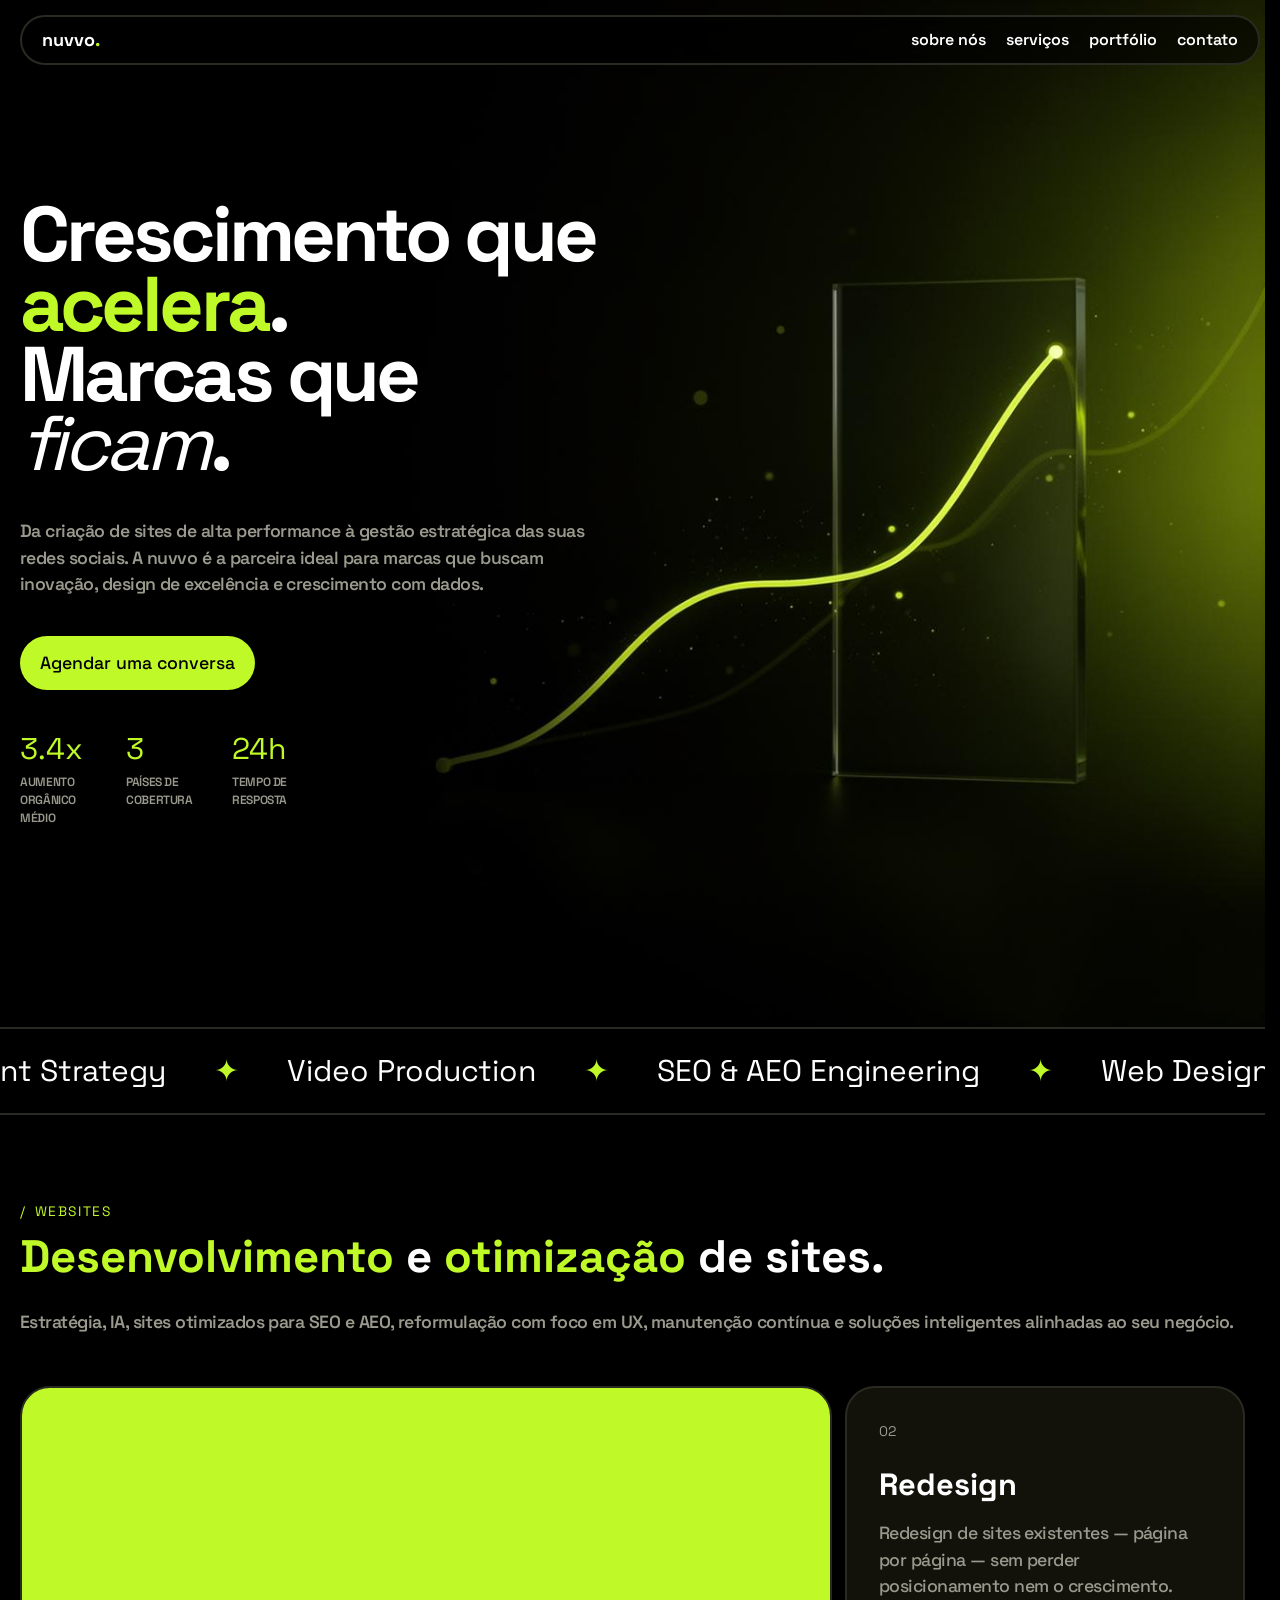
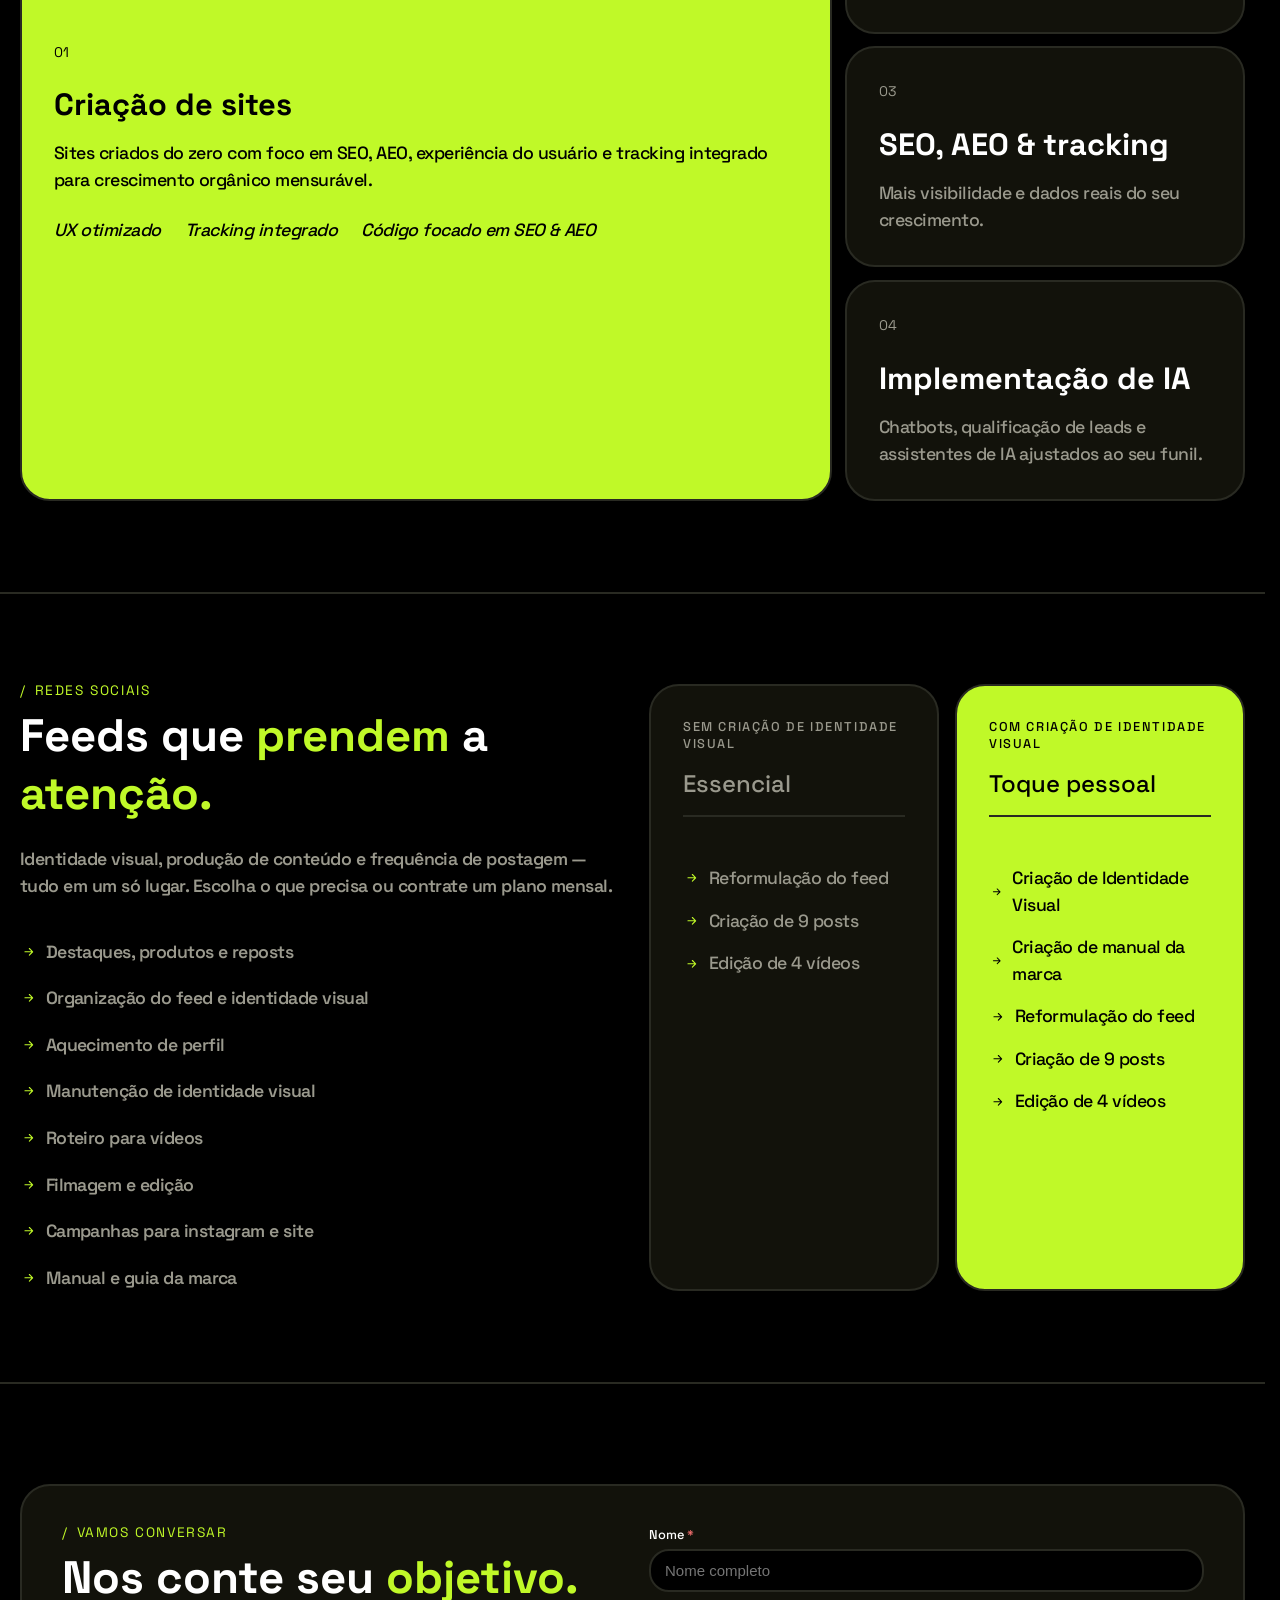
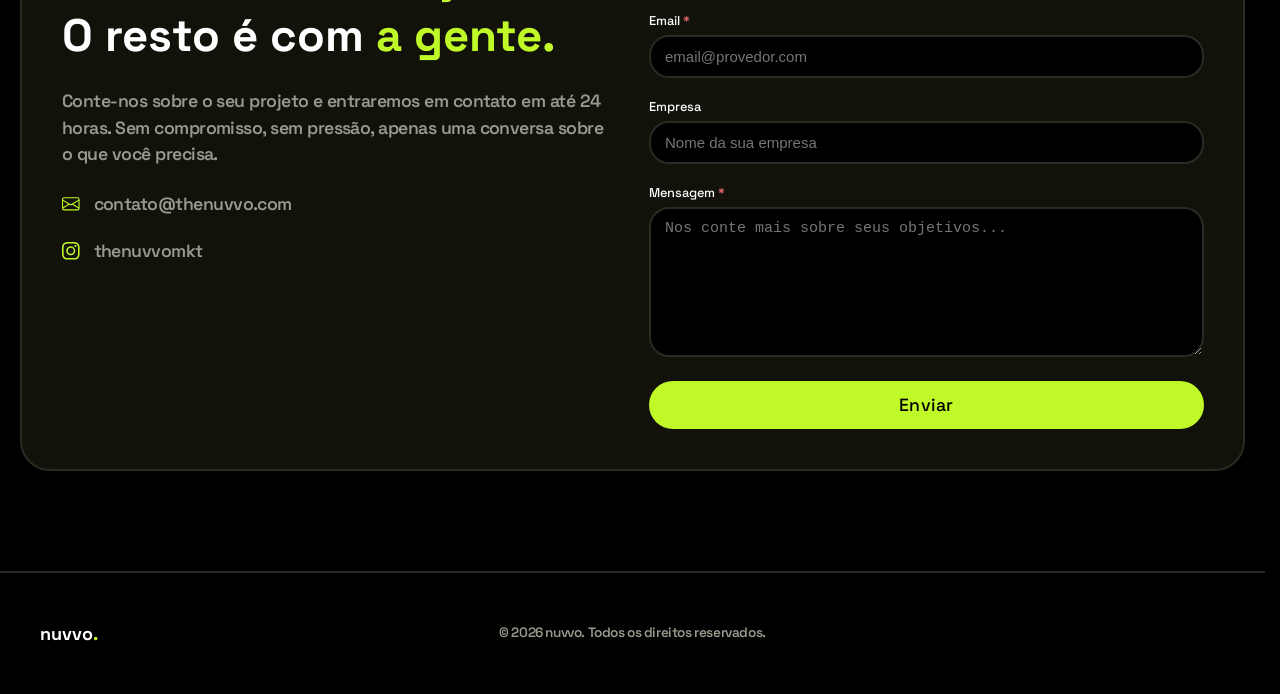
<file: index.html>
<!DOCTYPE html>
<html lang="pt-br">
<head>

    <!-- Google Tag Manager -->
    <script>(function(w,d,s,l,i){w[l]=w[l]||[];w[l].push({'gtm.start':
    new Date().getTime(),event:'gtm.js'});var f=d.getElementsByTagName(s)[0],
    j=d.createElement(s),dl=l!='dataLayer'?'&l='+l:'';j.async=true;j.src=
    'https://www.googletagmanager.com/gtm.js?id='+i+dl;f.parentNode.insertBefore(j,f);
    })(window,document,'script','dataLayer','GTM-52D86FDK');</script>
    <!-- End Google Tag Manager -->

    <meta charset="UTF-8">
    <meta name="viewport" content="width=device-width, initial-scale=1.0">
    <meta name="description" content="Nuvvo - Agência de marketing digital. Criamos websites modernos e conteúdo de redes sociais que impulsionam seus negócios.">
    <meta name="keywords" content="marketing digital, agência, websites, redes sociais, criação de conteúdo, SEO">
    <meta name="author" content="Nuvvo">
    <meta name="theme-color" content="#FFFFFF">
    <meta property="og:title" content="Nuvvo - Agência de Marketing Digital">
    <meta property="og:description" content="Criamos websites modernos e conteúdo de redes sociais que impulsionam seus negócios.">
    <meta property="og:type" content="website">
    <meta property="og:url" content="https://nuvvo.com.br">
    <meta property="og:image" content="https://nuvvo.com.br/assets/images/og-image.jpg">
    <meta name="twitter:card" content="summary_large_image">
    <meta name="twitter:title" content="Nuvvo - Agência de Marketing Digital">
    <meta name="twitter:description" content="Criamos websites e conteúdo de redes sociais impactante.">
    <meta name="twitter:image" content="https://nuvvo.com.br/assets/images/og-image.jpg">
    <link rel="stylesheet" href="css/styles.css?v=1.1">
    <link rel="preconnect" href="https://fonts.googleapis.com">
    <link rel="preconnect" href="https://fonts.gstatic.com" crossorigin>
    <link href="https://fonts.googleapis.com/css2?family=Space+Grotesk:wght@300..700&display=swap" rel="stylesheet">
    <link rel="stylesheet" href="https://fonts.googleapis.com/css2?family=Material+Symbols+Outlined">
    <script src="js/main.js" defer></script>
    <link rel="icon" type="image/svg+xml" href="assets/images/favicon.svg">
    <title>nuvvo</title>
</head>

<!-- Google tag (gtag.js) -->
<script async src="https://www.googletagmanager.com/gtag/js?id=G-J07998DW3X"></script>
<script>
  window.dataLayer = window.dataLayer || [];
  function gtag(){dataLayer.push(arguments);}
  gtag('js', new Date());

  gtag('config', 'G-J07998DW3X');
</script>
<script type="application/ld+json">
{
  "@context": "http://schema.org",
  "@type": "Product",
  "name": "nuvvo",
  "description": "descrição",
  "url": "https://www.thenuvvo.com/",
  "brand": {
    "@type": "Brand",
    "name": "nuvvo",
    "logo": ""
  }
}
</script>

<body>
    <!-- Google Tag Manager (noscript) -->
    <noscript><iframe src="https://www.googletagmanager.com/ns.html?id=GTM-52D86FDK"
    height="0" width="0" style="display:none;visibility:hidden"></iframe></noscript>
    <!-- End Google Tag Manager (noscript) -->
    <header>
        <div class="container">
        
            <a href="#top">
                nuvvo
                <span class="highlight">.</span>
            </a>

            <label class="burger-menu">
                <input type="checkbox">
            </label>
            <aside class="sidebar">
                <nav  id="mobilenav">
                    <ul>
                        <li><a href="#top">início</a></li>
                        <li><a href="sobre">sobre nós</a></li>
                        <li><a href="#services">serviços</a></li>
                        <li><a href="portfolio">portfólio</a></li>
                        <li><a href="#contact">contato</a></li>
                    </ul>
                </nav>
            </aside>
         
            <nav id="desktopnav">
                <ul>
                    <li><a href="sobre">sobre nós</a></li>
                    <li><a href="#services">serviços</a></li>
                    <li><a href="portfolio">portfólio</a></li>
                    <li><a href="#contact">contato</a></li>
                </ul>
            </nav>
        </div>
    </header>

    <main>
        <section class="hero">
            <div class="container">

                <div class="text">
                    <h1 class="cascade-item">Crescimento que <span class="highlight">acelera</span>.<br>Marcas que <span class="italic">ficam</span>.</h1>
                    <p class="cascade-item">Da criação de sites de alta performance à gestão estratégica das suas redes sociais. A nuvvo é a parceira ideal para marcas que buscam inovação, design de excelência e crescimento com dados.</p>

                    <button class="cascade-item"><a href="#contact">Agendar uma conversa</a></button>

                    <div class="statistics">
                        <div class="cascade-item">
                            <h2>3.4x</h2>
                            <p>Aumento orgânico médio</p>
                        </div>
                        <div class="cascade-item">
                            <h2>3</h2>
                            <p>Países de cobertura</p>
                        </div>
                        <div class="cascade-item">
                            <h2>24h</h2>
                            <p>Tempo de resposta</p>
                        </div>
                    </div>
                </div>

                <div class="graphic">                    
                </div>

            </div>
        </section>

        <div class="carousel-container">
            <div class="carousel-container-inner">
                <div class="flex-items">
                    <span>SEO & AEO Engineering</span><span class="highlight">✦</span>
                </div>
                <div class="flex-items">
                    <span>Web Design</span><span class="highlight">✦</span>
                </div>
                <div class="flex-items">
                    <span>Brand Identity</span><span class="highlight">✦</span>
                </div>
                <div class="flex-items">
                    <span>Social Media</span><span class="highlight">✦</span>
                </div>
                <div class="flex-items">
                    <span>AI Chatbots</span><span class="highlight">✦</span>
                </div>
                <div class="flex-items">
                    <span>Performance Ads</span><span class="highlight">✦</span>
                </div>
                <div class="flex-items">
                    <span>Content Strategy</span><span class="highlight">✦</span>
                </div>
                <div class="flex-items">
                    <span>Video Production</span><span class="highlight">✦</span>
                </div>
                <div class="flex-items">
                    <span>SEO & AEO Engineering</span><span class="highlight">✦</span>
                </div>
                <div class="flex-items">
                    <span>Web Design</span><span class="highlight">✦</span>
                </div>
                <div class="flex-items">
                    <span>Brand Identity</span><span class="highlight">✦</span>
                </div>
                <div class="flex-items">
                    <span>Social Media</span><span class="highlight">✦</span>
                </div>
                <div class="flex-items">
                    <span>AI Chatbots</span><span class="highlight">✦</span>
                </div>
                <div class="flex-items">
                    <span>Performance Ads</span><span class="highlight">✦</span>
                </div>
                <div class="flex-items">
                    <span>Content Strategy</span><span class="highlight">✦</span>
                </div>
                <div class="flex-items">
                    <span>Video Production</span><span class="highlight">✦</span>
                </div>
            </div>
        </div>

        <!-- SERVICES -->

        <section class="services" id="services">
            <div class="container">

                <div class="textcontent">
                    <div class="intro cascade-item">
                        <span>/</span><p>Websites</p>
                    </div>

                    <h2 class="cascade-item"><span class="highlight">Desenvolvimento</span> e <span class="highlight">otimização</span> de sites.</h2>
                    <p class="cascade-item">Estratégia, IA, sites otimizados para SEO e AEO, reformulação com foco em UX, manutenção contínua e soluções inteligentes alinhadas ao seu negócio.</p>
            
                </div>

                <div class="card-container">
                    <div class="card card-span cascade-item">
                        <span>01</span>
                        <h3>Criação de sites</h3>
                        <p>Sites criados do zero com foco em SEO, AEO, experiência do usuário e tracking integrado para crescimento orgânico mensurável.</p>
                        <div>
                            
                            <p><i>UX otimizado</i></p>
                            <p><i>Tracking integrado</i></p>
                            <p><i>Código focado em SEO & AEO</i></p>
                        </div>
                    </div>

                    <div class="card cascade-item">
                        <span>02</span>
                        <h3>Redesign</h3>
                        <p>Redesign de sites existentes — página por página — sem perder posicionamento nem o crescimento.</p>
                    </div>

                    <div class="card cascade-item">
                        <span>03</span>
                        <h3>SEO, AEO & tracking</h3>
                        <p>Mais visibilidade e dados reais do seu crescimento.</p>
                    </div>

                    <div class="card cascade-item">
                        <span>04</span>
                        <h3>Implementação de IA</h3>
                        <p>Chatbots, qualificação de leads e assistentes de IA ajustados ao seu funil.</p>
                    </div>
                </div>

            </div>
        </section>

        <!-- MORE SERVICES -->

        <section class="more-services">
            <div class="container">

                <div class="textcontent">
                    
                    <div class="intro cascade-item">
                        <span>/</span><p>Redes Sociais</p>
                    </div>
                    
                    <h2 class="cascade-item">Feeds que <span class="highlight">prendem</span> a <span class="highlight">atenção.</span></h2>
                    <p class="cascade-item">Identidade visual, produção de conteúdo e frequência de postagem — tudo em um só lugar. Escolha o que precisa ou contrate um plano mensal.</p>
                    
                    <ul>
                        <li class="cascade-item">
                            <svg xmlns="http://www.w3.org/2000/svg" width="16" height="16" fill="currentColor" class="bi bi-arrow-right-short" viewBox="0 0 16 16">
                                <path fill-rule="evenodd" d="M4 8a.5.5 0 0 1 .5-.5h5.793L8.146 5.354a.5.5 0 1 1 .708-.708l3 3a.5.5 0 0 1 0 .708l-3 3a.5.5 0 0 1-.708-.708L10.293 8.5H4.5A.5.5 0 0 1 4 8"/>
                            </svg>Destaques, produtos e reposts
                        </li>
                        <li class="cascade-item">
                            <svg xmlns="http://www.w3.org/2000/svg" width="16" height="16" fill="currentColor" class="bi bi-arrow-right-short" viewBox="0 0 16 16">
                                <path fill-rule="evenodd" d="M4 8a.5.5 0 0 1 .5-.5h5.793L8.146 5.354a.5.5 0 1 1 .708-.708l3 3a.5.5 0 0 1 0 .708l-3 3a.5.5 0 0 1-.708-.708L10.293 8.5H4.5A.5.5 0 0 1 4 8"/>
                            </svg>Organização do feed e identidade visual
                        </li>
                        <li class="cascade-item">
                            <svg xmlns="http://www.w3.org/2000/svg" width="16" height="16" fill="currentColor" class="bi bi-arrow-right-short" viewBox="0 0 16 16">
                                <path fill-rule="evenodd" d="M4 8a.5.5 0 0 1 .5-.5h5.793L8.146 5.354a.5.5 0 1 1 .708-.708l3 3a.5.5 0 0 1 0 .708l-3 3a.5.5 0 0 1-.708-.708L10.293 8.5H4.5A.5.5 0 0 1 4 8"/>
                            </svg>Aquecimento de perfil
                        </li>
                        <li class="cascade-item">
                            <svg xmlns="http://www.w3.org/2000/svg" width="16" height="16" fill="currentColor" class="bi bi-arrow-right-short" viewBox="0 0 16 16">
                                <path fill-rule="evenodd" d="M4 8a.5.5 0 0 1 .5-.5h5.793L8.146 5.354a.5.5 0 1 1 .708-.708l3 3a.5.5 0 0 1 0 .708l-3 3a.5.5 0 0 1-.708-.708L10.293 8.5H4.5A.5.5 0 0 1 4 8"/>
                            </svg>Manutenção de identidade visual
                        </li>
                        <li class="cascade-item">
                            <svg xmlns="http://www.w3.org/2000/svg" width="16" height="16" fill="currentColor" class="bi bi-arrow-right-short" viewBox="0 0 16 16">
                                <path fill-rule="evenodd" d="M4 8a.5.5 0 0 1 .5-.5h5.793L8.146 5.354a.5.5 0 1 1 .708-.708l3 3a.5.5 0 0 1 0 .708l-3 3a.5.5 0 0 1-.708-.708L10.293 8.5H4.5A.5.5 0 0 1 4 8"/>
                            </svg>Roteiro para vídeos
                        </li>
                        <li class="cascade-item">
                            <svg xmlns="http://www.w3.org/2000/svg" width="16" height="16" fill="currentColor" class="bi bi-arrow-right-short" viewBox="0 0 16 16">
                                <path fill-rule="evenodd" d="M4 8a.5.5 0 0 1 .5-.5h5.793L8.146 5.354a.5.5 0 1 1 .708-.708l3 3a.5.5 0 0 1 0 .708l-3 3a.5.5 0 0 1-.708-.708L10.293 8.5H4.5A.5.5 0 0 1 4 8"/>
                            </svg>Filmagem e edição
                        </li>
                        <li class="cascade-item">
                            <svg xmlns="http://www.w3.org/2000/svg" width="16" height="16" fill="currentColor" class="bi bi-arrow-right-short" viewBox="0 0 16 16">
                                <path fill-rule="evenodd" d="M4 8a.5.5 0 0 1 .5-.5h5.793L8.146 5.354a.5.5 0 1 1 .708-.708l3 3a.5.5 0 0 1 0 .708l-3 3a.5.5 0 0 1-.708-.708L10.293 8.5H4.5A.5.5 0 0 1 4 8"/>
                            </svg>Campanhas para instagram e site
                        </li>
                        <li class="cascade-item">
                            <svg xmlns="http://www.w3.org/2000/svg" width="16" height="16" fill="currentColor" class="bi bi-arrow-right-short" viewBox="0 0 16 16">
                                <path fill-rule="evenodd" d="M4 8a.5.5 0 0 1 .5-.5h5.793L8.146 5.354a.5.5 0 1 1 .708-.708l3 3a.5.5 0 0 1 0 .708l-3 3a.5.5 0 0 1-.708-.708L10.293 8.5H4.5A.5.5 0 0 1 4 8"/>
                            </svg>
                                Manual e guia da marca
                        </li>
                    </ul>
                </div>

                <div class="card-container2">                  
                    <div class="card2 cascade-item">
                        <div class="card-header">
                            <h3>Sem criação de Identidade Visual</h3>
                            <h4>Essencial</h4>
                        </div>
                        <div class="card-body">
                            <ul>
                                <li>
                                    <svg xmlns="http://www.w3.org/2000/svg" width="16" height="16" fill="currentColor" class="bi bi-arrow-right-short" viewBox="0 0 16 16">
                                        <path fill-rule="evenodd" d="M4 8a.5.5 0 0 1 .5-.5h5.793L8.146 5.354a.5.5 0 1 1 .708-.708l3 3a.5.5 0 0 1 0 .708l-3 3a.5.5 0 0 1-.708-.708L10.293 8.5H4.5A.5.5 0 0 1 4 8"/>
                                    </svg>
                                    Reformulação do feed
                                </li>
                                <li>
                                    <svg xmlns="http://www.w3.org/2000/svg" width="16" height="16" fill="currentColor" class="bi bi-arrow-right-short" viewBox="0 0 16 16">
                                        <path fill-rule="evenodd" d="M4 8a.5.5 0 0 1 .5-.5h5.793L8.146 5.354a.5.5 0 1 1 .708-.708l3 3a.5.5 0 0 1 0 .708l-3 3a.5.5 0 0 1-.708-.708L10.293 8.5H4.5A.5.5 0 0 1 4 8"/>
                                    </svg>
                                    Criação de 9 posts
                                </li>
                                <li>
                                    <svg xmlns="http://www.w3.org/2000/svg" width="16" height="16" fill="currentColor" class="bi bi-arrow-right-short" viewBox="0 0 16 16">
                                        <path fill-rule="evenodd" d="M4 8a.5.5 0 0 1 .5-.5h5.793L8.146 5.354a.5.5 0 1 1 .708-.708l3 3a.5.5 0 0 1 0 .708l-3 3a.5.5 0 0 1-.708-.708L10.293 8.5H4.5A.5.5 0 0 1 4 8"/>
                                    </svg>
                                    Edição de 4 vídeos
                                </li>
                            </ul>
                        </div>
                    </div>

                    <div class="card2  cascade-item" id="alt-style">
                        <div class="card-header">
                            <h3>com criação de Identidade Visual</h3>
                            <h4>Toque pessoal</h4>
                        </div>
                        <div class="card-body">
                            <ul>
                                <li>
                                    <svg xmlns="http://www.w3.org/2000/svg" width="16" height="16" fill="currentColor" class="bi bi-arrow-right-short-alt" viewBox="0 0 16 16">
                                        <path fill-rule="evenodd" d="M4 8a.5.5 0 0 1 .5-.5h5.793L8.146 5.354a.5.5 0 1 1 .708-.708l3 3a.5.5 0 0 1 0 .708l-3 3a.5.5 0 0 1-.708-.708L10.293 8.5H4.5A.5.5 0 0 1 4 8"/>
                                    </svg>
                                    Criação de Identidade Visual
                                </li>
                                <li>
                                    <svg xmlns="http://www.w3.org/2000/svg" width="16" height="16" fill="currentColor" class="bi bi-arrow-right-short-alt" viewBox="0 0 16 16">
                                        <path fill-rule="evenodd" d="M4 8a.5.5 0 0 1 .5-.5h5.793L8.146 5.354a.5.5 0 1 1 .708-.708l3 3a.5.5 0 0 1 0 .708l-3 3a.5.5 0 0 1-.708-.708L10.293 8.5H4.5A.5.5 0 0 1 4 8"/>
                                    </svg>
                                    Criação de manual da marca
                                </li>
                                <li>
                                    <svg xmlns="http://www.w3.org/2000/svg" width="16" height="16" fill="currentColor" class="bi bi-arrow-right-short-alt" viewBox="0 0 16 16">
                                        <path fill-rule="evenodd" d="M4 8a.5.5 0 0 1 .5-.5h5.793L8.146 5.354a.5.5 0 1 1 .708-.708l3 3a.5.5 0 0 1 0 .708l-3 3a.5.5 0 0 1-.708-.708L10.293 8.5H4.5A.5.5 0 0 1 4 8"/>
                                    </svg>
                                    Reformulação do feed
                                </li>
                                <li>
                                    <svg xmlns="http://www.w3.org/2000/svg" width="16" height="16" fill="currentColor" class="bi bi-arrow-right-short-alt" viewBox="0 0 16 16">
                                        <path fill-rule="evenodd" d="M4 8a.5.5 0 0 1 .5-.5h5.793L8.146 5.354a.5.5 0 1 1 .708-.708l3 3a.5.5 0 0 1 0 .708l-3 3a.5.5 0 0 1-.708-.708L10.293 8.5H4.5A.5.5 0 0 1 4 8"/>
                                    </svg>
                                    Criação de 9 posts
                                </li>
                                <li>
                                    <svg xmlns="http://www.w3.org/2000/svg" width="16" height="16" fill="currentColor" class="bi bi-arrow-right-short-alt" viewBox="0 0 16 16">
                                        <path fill-rule="evenodd" d="M4 8a.5.5 0 0 1 .5-.5h5.793L8.146 5.354a.5.5 0 1 1 .708-.708l3 3a.5.5 0 0 1 0 .708l-3 3a.5.5 0 0 1-.708-.708L10.293 8.5H4.5A.5.5 0 0 1 4 8"/>
                                    </svg>
                                    Edição de 4 vídeos
                                </li>
                            </ul>
                        </div>
                    </div>

                </div>
            </div>
        </section>

        <!-- GET IN TOUCH -->

        <section class="getintouch" id="contact">
            <div class="container cascade-item">

                <div class="textcontent">
                    
                    <div class="intro cascade-item">
                        <span>/</span><p>Vamos conversar</p>
                    </div>

                    <h2 class="cascade-item">Nos conte seu <span class="highlight">objetivo.</span><br>
                        O resto é com <span class="highlight">a gente.</span></h2>
                    <p class="cascade-item">Conte-nos sobre o seu projeto e entraremos em contato em até 24 horas. Sem compromisso, sem pressão, apenas uma conversa sobre o que você precisa.</p>
                
                    <div class="contact-option-container">
                        <div class="contact-option cascade-item">
                            
                            <svg xmlns="http://www.w3.org/2000/svg" width="24" height="24" fill="currentColor" class="bi bi-envelope" viewBox="0 0 16 16">
                                <path d="M0 4a2 2 0 0 1 2-2h12a2 2 0 0 1 2 2v8a2 2 0 0 1-2 2H2a2 2 0 0 1-2-2zm2-1a1 1 0 0 0-1 1v.217l7 4.2 7-4.2V4a1 1 0 0 0-1-1zm13 2.383-4.708 2.825L15 11.105zm-.034 6.876-5.64-3.471L8 9.583l-1.326-.795-5.64 3.47A1 1 0 0 0 2 13h12a1 1 0 0 0 .966-.741M1 11.105l4.708-2.897L1 5.383z"/>
                            </svg>
                            <p>contato@thenuvvo.com</p>
                            
                        </div>

                        <div class="contact-option cascade-item">
                            
                                <svg xmlns="http://www.w3.org/2000/svg" width="24" height="24" fill="currentColor" class="bi bi-instagram" viewBox="0 0 16 16">
                                    <path d="M8 0C5.829 0 5.556.01 4.703.048 3.85.088 3.269.222 2.76.42a3.9 3.9 0 0 0-1.417.923A3.9 3.9 0 0 0 .42 2.76C.222 3.268.087 3.85.048 4.7.01 5.555 0 5.827 0 8.001c0 2.172.01 2.444.048 3.297.04.852.174 1.433.372 1.942.205.526.478.972.923 1.417.444.445.89.719 1.416.923.51.198 1.09.333 1.942.372C5.555 15.99 5.827 16 8 16s2.444-.01 3.298-.048c.851-.04 1.434-.174 1.943-.372a3.9 3.9 0 0 0 1.416-.923c.445-.445.718-.891.923-1.417.197-.509.332-1.09.372-1.942C15.99 10.445 16 10.173 16 8s-.01-2.445-.048-3.299c-.04-.851-.175-1.433-.372-1.941a3.9 3.9 0 0 0-.923-1.417A3.9 3.9 0 0 0 13.24.42c-.51-.198-1.092-.333-1.943-.372C10.443.01 10.172 0 7.998 0zm-.717 1.442h.718c2.136 0 2.389.007 3.232.046.78.035 1.204.166 1.486.275.373.145.64.319.92.599s.453.546.598.92c.11.281.24.705.275 1.485.039.843.047 1.096.047 3.231s-.008 2.389-.047 3.232c-.035.78-.166 1.203-.275 1.485a2.5 2.5 0 0 1-.599.919c-.28.28-.546.453-.92.598-.28.11-.704.24-1.485.276-.843.038-1.096.047-3.232.047s-2.39-.009-3.233-.047c-.78-.036-1.203-.166-1.485-.276a2.5 2.5 0 0 1-.92-.598 2.5 2.5 0 0 1-.6-.92c-.109-.281-.24-.705-.275-1.485-.038-.843-.046-1.096-.046-3.233s.008-2.388.046-3.231c.036-.78.166-1.204.276-1.486.145-.373.319-.64.599-.92s.546-.453.92-.598c.282-.11.705-.24 1.485-.276.738-.034 1.024-.044 2.515-.045zm4.988 1.328a.96.96 0 1 0 0 1.92.96.96 0 0 0 0-1.92m-4.27 1.122a4.109 4.109 0 1 0 0 8.217 4.109 4.109 0 0 0 0-8.217m0 1.441a2.667 2.667 0 1 1 0 5.334 2.667 2.667 0 0 1 0-5.334"></path>
                                </svg>
                                <a href="https://www.instagram.com/thenuvvomkt/" target="_blank">thenuvvomkt</a>
                            
                        </div>

                    </div>

                </div>
                <div class="form-container">
                    <form action="https://formspree.io/f/mjgdgqvb" method="post">
                        <div>
                            <label class="cascade-item" for="name">Nome <span style="color: rgb(248, 113, 113);">*</span></label>
                            <input class="cascade-item" id="name" placeholder="Nome completo" type="text" value name="name" required>
                        </div>
                        <div>
                            <label class="cascade-item" for="email">Email <span style="color: rgb(248, 113, 113);">*</span></label>
                            <input class="cascade-item" id="email" autocomplete="email" placeholder="email@provedor.com" type="email" value name="email" required>
                        </div>
                        <div>
                            <label class="cascade-item" for="company">Empresa</label>
                            <input class="cascade-item" id="company" placeholder="Nome da sua empresa" type="text" value name="company">
                        </div>
                        <div>
                            <label class="cascade-item" for="message">Mensagem <span style="color: rgb(248, 113, 113);">*</span></label>
                            <textarea class="cascade-item" id="message" rows="5" placeholder="Nos conte mais sobre seus objetivos..." type="text" value name="message" required></textarea>
                        </div>
                        <button class="cascade-item" type="submit">
                            Enviar
                        </button>
                    </form>
                </div>
            </div>
        </section>

    </main>
    
    <footer>
        <div class="container">
            <div>
                <a href="#top">
                    nuvvo
                    <span class="highlight">.</span>
                </a>
            </div>
            <div class="copyright">
                <p>&copy; 2026 nuvvo. Todos os direitos reservados.</p>
            </div>
        </div>
    </footer>

    
</body>
</html>
</file>
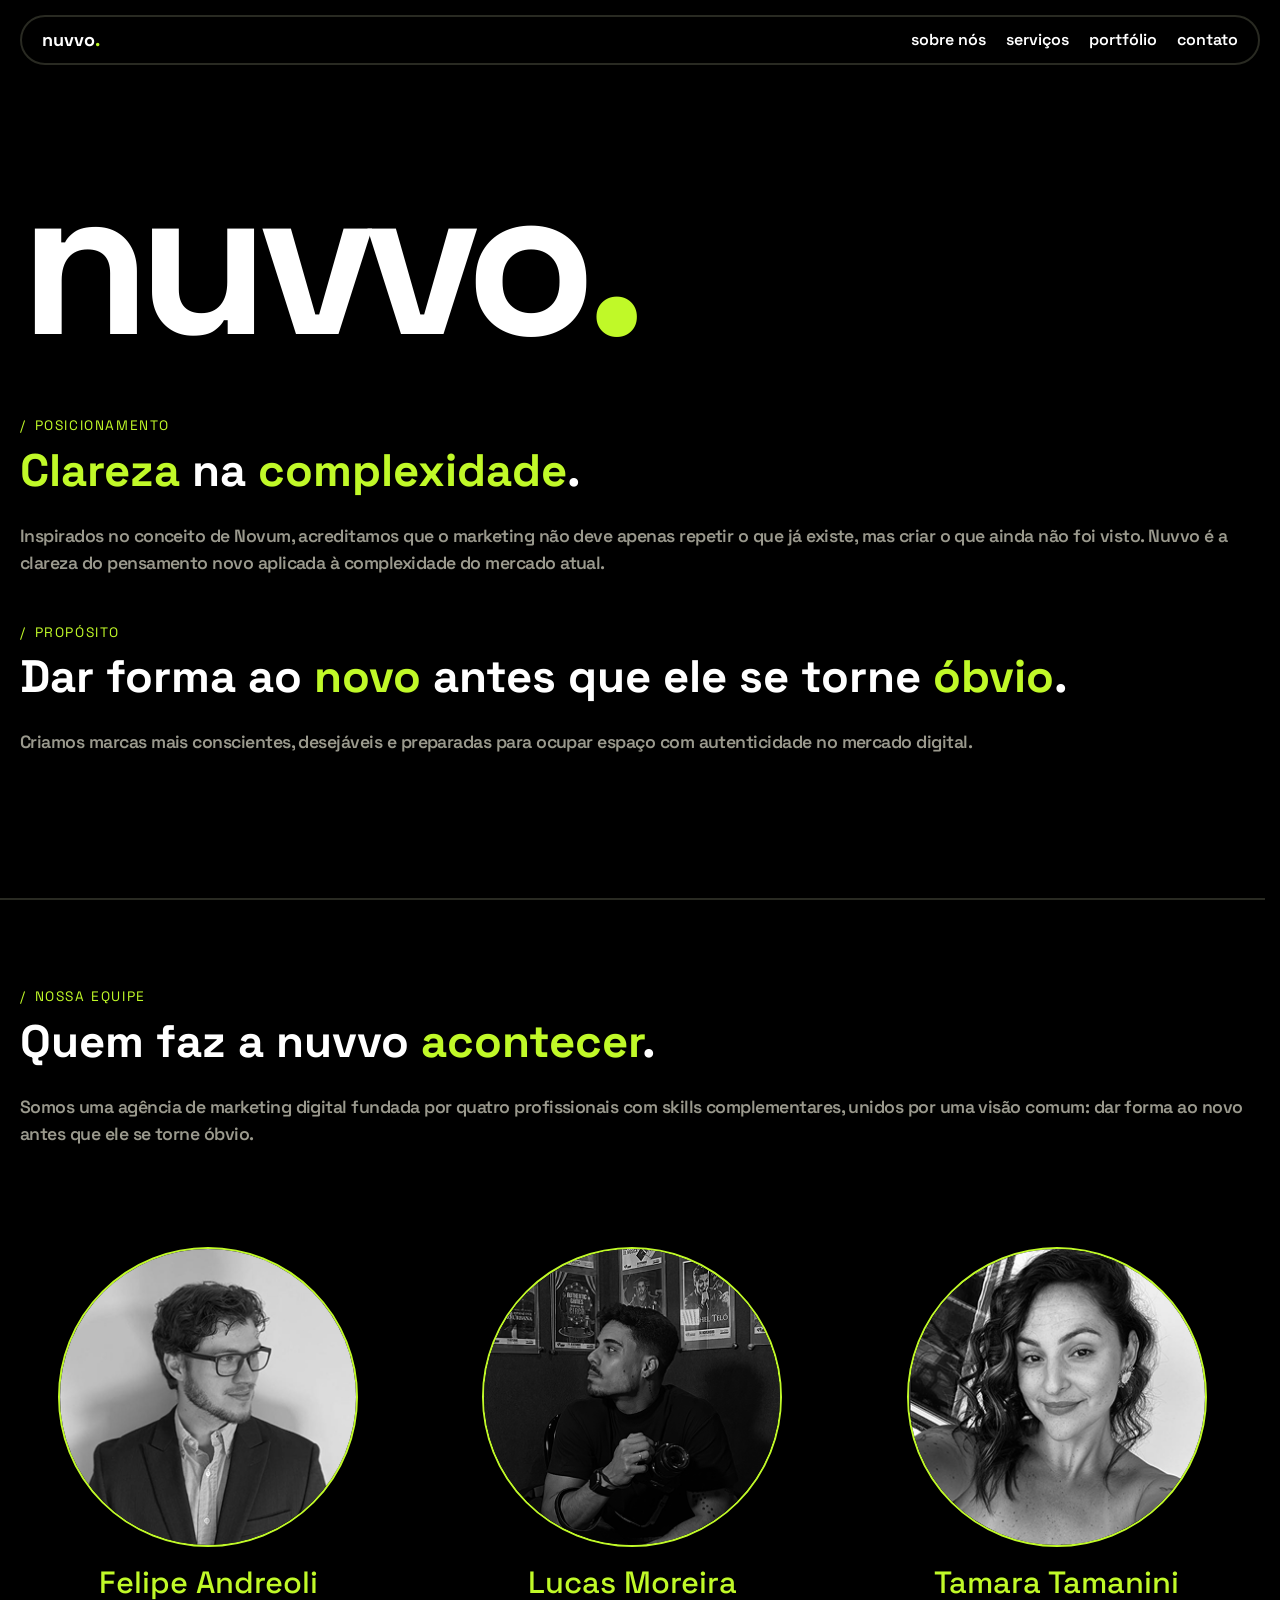
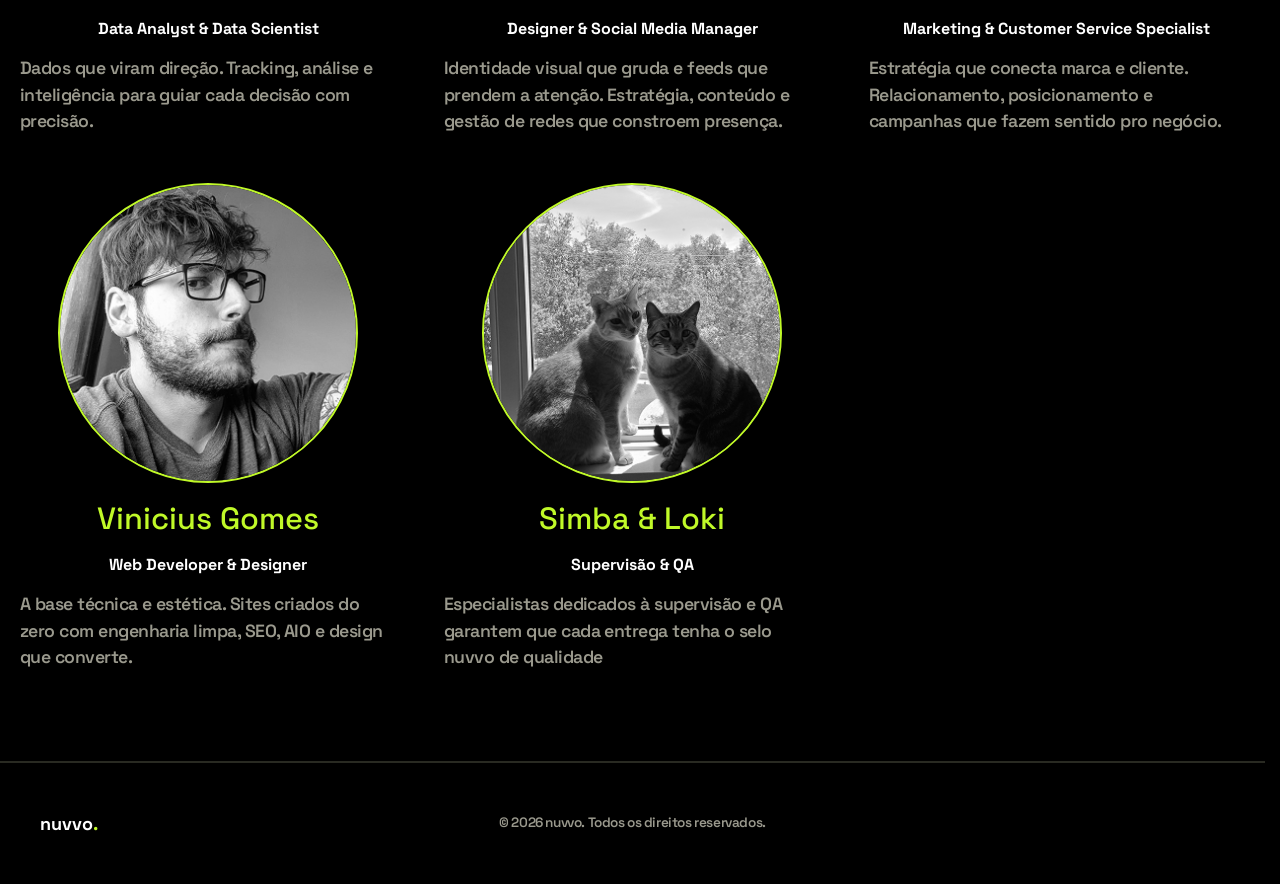
<file: sobre.html>
<!DOCTYPE html>
<html lang="pt-br">
<head>

    <!-- Google Tag Manager -->
    <script>(function(w,d,s,l,i){w[l]=w[l]||[];w[l].push({'gtm.start':
    new Date().getTime(),event:'gtm.js'});var f=d.getElementsByTagName(s)[0],
    j=d.createElement(s),dl=l!='dataLayer'?'&l='+l:'';j.async=true;j.src=
    'https://www.googletagmanager.com/gtm.js?id='+i+dl;f.parentNode.insertBefore(j,f);
    })(window,document,'script','dataLayer','GTM-52D86FDK');</script>
    <!-- End Google Tag Manager -->

    <meta charset="UTF-8">
    <meta name="viewport" content="width=device-width, initial-scale=1.0">
    <meta name="description" content="Sobre Nuvvo - Conheça nossa história, missão e valores. Somos uma agência de marketing digital especializada em websites e redes sociais.">
    <meta name="keywords" content="sobre, empresa, marketing digital, agência, websites, redes sociais, equipe">
    <meta name="author" content="Nuvvo">
    <meta name="theme-color" content="#FFFFFF">
    <meta property="og:title" content="Nuvvo - Sobre Nós">
    <meta property="og:description" content="Conheça nossa história, missão e valores. Agência de marketing digital especializada em websites e redes sociais.">
    <meta property="og:type" content="website">
    <meta property="og:url" content="https://nuvvo.com.br/sobre.html">
    <meta property="og:image" content="https://nuvvo.com.br/assets/images/og-image.jpg">
    <meta name="twitter:card" content="summary_large_image">
    <meta name="twitter:title" content="Nuvvo - Sobre Nós">
    <meta name="twitter:description" content="Conheça nossa história, missão e valores.">
    <meta name="twitter:image" content="https://nuvvo.com.br/assets/images/og-image.jpg">
    <link rel="stylesheet" href="css/styles.css">
    <link rel="preconnect" href="https://fonts.googleapis.com">
    <link rel="preconnect" href="https://fonts.gstatic.com" crossorigin>
    <link href="https://fonts.googleapis.com/css2?family=Space+Grotesk:wght@300..700&display=swap" rel="stylesheet">
    <link rel="stylesheet" href="https://fonts.googleapis.com/css2?family=Material+Symbols+Outlined">
    <script src="js/main.js" defer></script>
    <link rel="icon" type="image/svg+xml" href="assets/images/favicon.svg">
    <title>nuvvo - Sobre</title>
</head>

<!-- Google tag (gtag.js) -->
<script async src="https://www.googletagmanager.com/gtag/js?id=G-J07998DW3X"></script>
<script>
  window.dataLayer = window.dataLayer || [];
  function gtag(){dataLayer.push(arguments);}
  gtag('js', new Date());

  gtag('config', 'G-J07998DW3X');
</script>
<script type="application/ld+json">
{
  "@context": "http://schema.org",
  "@type": "Product",
  "name": "nuvvo",
  "description": "descrição",
  "url": "https://www.thenuvvo.com/",
  "brand": {
    "@type": "Brand",
    "name": "nuvvo",
    "logo": ""
  }
}
</script>

<body>
    <!-- Google Tag Manager (noscript) -->
    <noscript><iframe src="https://www.googletagmanager.com/ns.html?id=GTM-52D86FDK"
    height="0" width="0" style="display:none;visibility:hidden"></iframe></noscript>
    <!-- End Google Tag Manager (noscript) -->
    <header>
        <div class="container">
        
            <a href="/">
                nuvvo
                <span class="highlight">.</span>
            </a>

            <label class="burger-menu">
                <input type="checkbox">
            </label>
            <aside class="sidebar">
                <nav  id="mobilenav">
                    <ul>
                        <li><a href="/">início</a></li>
                        <li><a href="sobre">sobre nós</a></li>
                        <li><a href="/#services">serviços</a></li>
                        <li><a href="portfolio">portfólio</a></li>
                        <li><a href="/#contact">contato</a></li>
                    </ul>
                </nav>
            </aside>
         
            <nav id="desktopnav">
                <ul>
                    <li><a href="sobre">sobre nós</a></li>
                    <li><a href="/#services">serviços</a></li>
                    <li><a href="portfolio">portfólio</a></li>
                    <li><a href="/#contact">contato</a></li>
                </ul>
            </nav>
        </div>
    </header>

    <main>
        <section class="about-us">
            <div class="container">
                <h1 class="cascade-item">nuvvo<span class="highlight">.</span></h1>
                <div>
                    <div class="intro cascade-item">
                        <span>/</span><p>Posicionamento</p>
                    </div>
                    <h2 class="cascade-item"><span class="highlight">Clareza</span> na <span class="highlight">complexidade</span>.</h2>
                    <p class="cascade-item">Inspirados no conceito de Novum, acreditamos que o marketing não deve apenas repetir o que já existe, mas criar o que ainda não foi visto. Nuvvo é a clareza do pensamento novo aplicada à complexidade do mercado atual.</p>
                </div>
                <div>
                    <div class="intro cascade-item">
                        <span>/</span><p>Propósito</p>
                    </div>
                    <h2 class="cascade-item">Dar forma ao <span class="highlight">novo</span> antes que ele se torne <span class="highlight">óbvio</span>.</h2>
                    <p class="cascade-item">Criamos marcas mais conscientes, desejáveis e preparadas para ocupar espaço com autenticidade no mercado digital.</p>
                </div>
            </div>
        </section>

        <section class="team">
            <div class="container">

                <div>
                    <div class="intro cascade-item">
                        <span>/</span><p>Nossa equipe</p>
                    </div>
                    <h2 class="cascade-item">Quem faz a nuvvo <span class="highlight">acontecer</span>.</h2>
                    <p class="cascade-item">Somos uma agência de marketing digital fundada por quatro profissionais com skills complementares, unidos por uma visão comum: dar forma ao novo antes que ele se torne óbvio.</p>
                </div>

                <div class="team-profiles">
                    <div class="team-member">
                        <div class="frame cascade-item">
                            <img src="assets/images/felipe300x300.png">
                        </div>

                        <h3 class="cascade-item"><span class="highlight">Felipe Andreoli</span></h3>
                        <h4 class="cascade-item">Data Analyst & Data Scientist</h4>
                        <p class="cascade-item">Dados que viram direção. Tracking, análise e inteligência para guiar cada decisão com precisão.</p>
                    </div>

                    <div class="team-member">
                        <div class="frame cascade-item">
                            <img src="assets/images/lucas300x300.png">
                        </div>

                        <h3 class="cascade-item"><span class="highlight">Lucas Moreira</span></h3>
                        <h4 class="cascade-item">Designer & Social Media Manager</h4>
                        <p class="cascade-item">Identidade visual que gruda e feeds que prendem a atenção. Estratégia, conteúdo e gestão de redes que constroem presença.</p>
                    </div>

                    <div class="team-member">
                        <div class="frame cascade-item">
                            <img src="assets/images/tamara300x300.png">
                        </div>

                        <h3 class="cascade-item"><span class="highlight">Tamara Tamanini</span></h3>
                        <h4 class="cascade-item">Marketing & Customer Service Specialist</h4>
                        <p class="cascade-item">Estratégia que conecta marca e cliente. Relacionamento, posicionamento e campanhas que fazem sentido pro negócio.</p>
                    </div>

                    <div class="team-member">
                        <div class="frame cascade-item">
                            <img src="assets/images/vinicius300x300.png">
                        </div>

                        <h3 class="cascade-item"><span class="highlight">Vinicius Gomes</span></h3>
                        <h4 class="cascade-item">Web Developer & Designer</h4>
                        <p class="cascade-item">A base técnica e estética. Sites criados do zero com engenharia limpa, SEO, AIO e design que converte.</p>
                    </div>

                    <div class="team-member">
                        <div class="frame cascade-item">
                            <img src="assets/images/simbaloki300x300.png">
                        </div>

                        <h3 class="cascade-item"><span class="highlight">Simba & Loki</span></h3>
                        <h4 class="cascade-item">Supervisão & QA</h4>
                        <p class="cascade-item">Especialistas dedicados à supervisão e QA garantem que cada entrega tenha o selo nuvvo de qualidade</p>
                    </div>

                </div>
            </div>
        </section>

    </main>
    
    <footer>
        <div class="container">
            <div>
                <a href="#top">
                    nuvvo
                    <span class="highlight">.</span>
                </a>
            </div>
            <div class="copyright">
                <p>&copy; 2026 nuvvo. Todos os direitos reservados.</p>
            </div>
        </div>
    </footer>

</body>
</html>
</file>
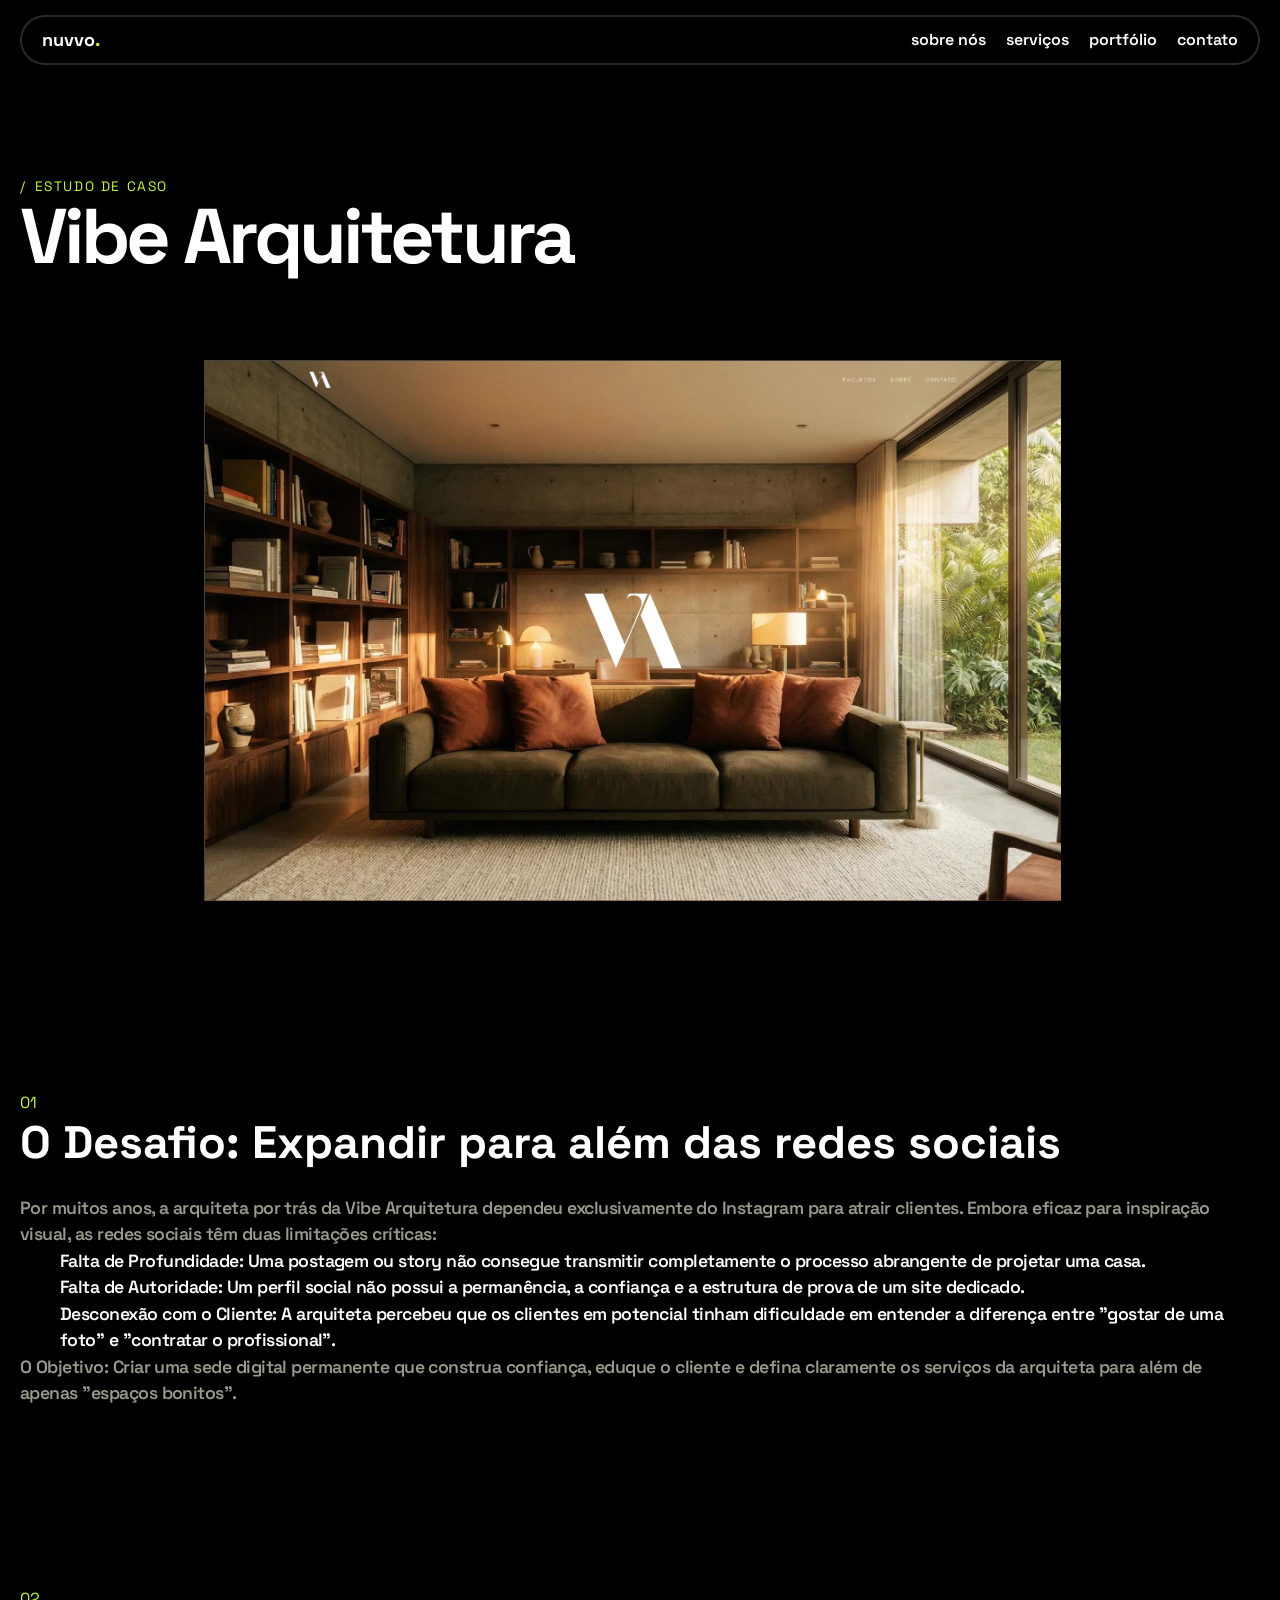
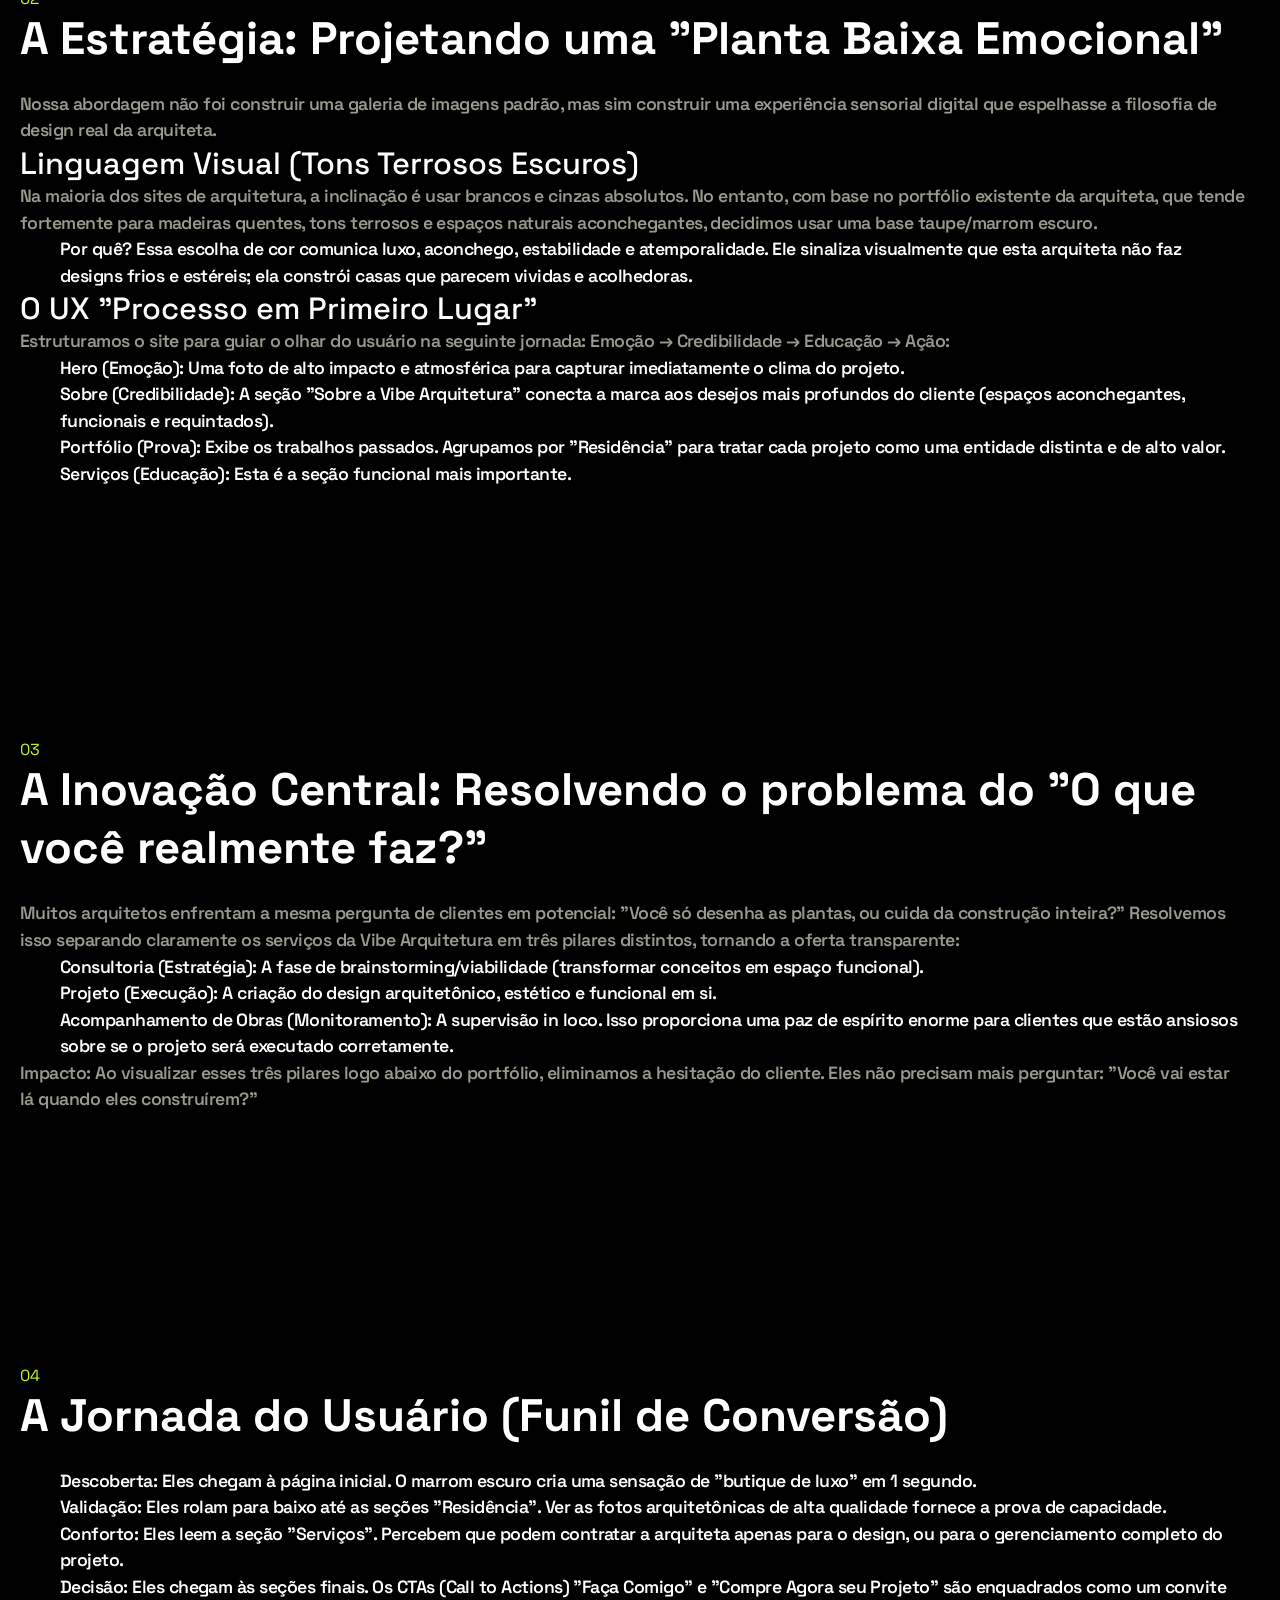
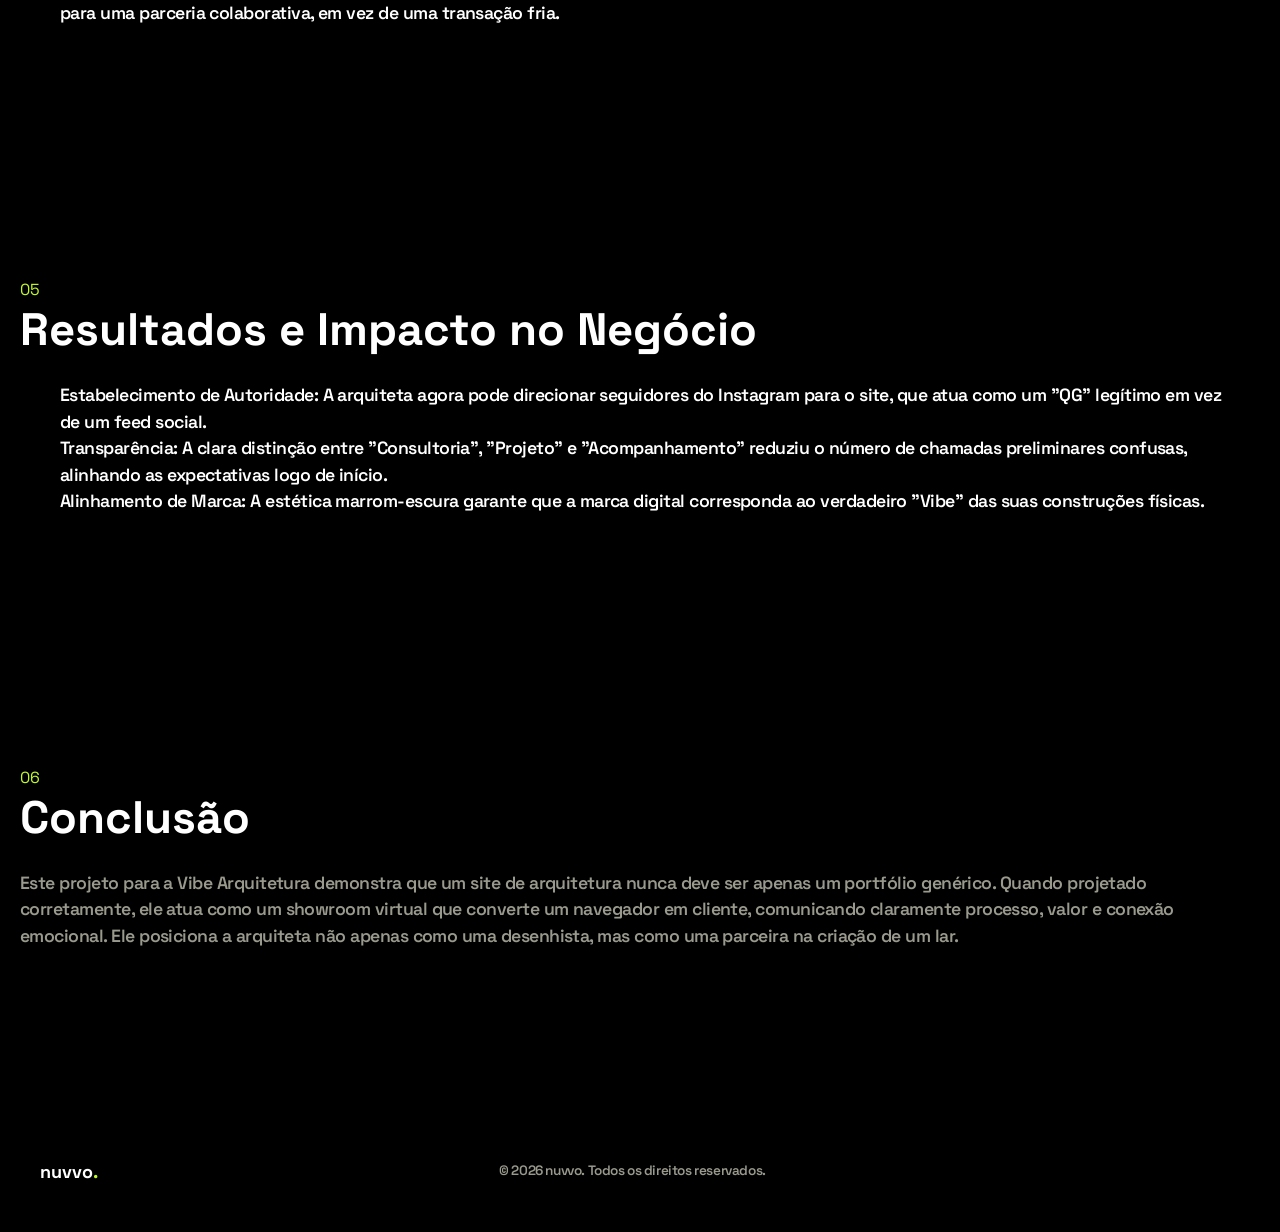
<file: vibe-arquitetura.html>
<!DOCTYPE html>
<html lang="pt-br">
<head>

    <!-- Google Tag Manager -->
    <script>(function(w,d,s,l,i){w[l]=w[l]||[];w[l].push({'gtm.start':
    new Date().getTime(),event:'gtm.js'});var f=d.getElementsByTagName(s)[0],
    j=d.createElement(s),dl=l!='dataLayer'?'&l='+l:'';j.async=true;j.src=
    'https://www.googletagmanager.com/gtm.js?id='+i+dl;f.parentNode.insertBefore(j,f);
    })(window,document,'script','dataLayer','GTM-52D86FDK');</script>
    <!-- End Google Tag Manager -->

    <meta charset="UTF-8">
    <meta name="viewport" content="width=device-width, initial-scale=1.0">
    <meta name="description" content="Vibe Arquitetura - Projeto destacado Nuvvo. Veja como criamos um website e estratégia de redes sociais inovadora.">
    <meta name="keywords" content="vibe, projeto, website, redes sociais, marketing digital, case study">
    <meta name="author" content="Nuvvo">
    <meta name="theme-color" content="#FFFFFF">
    <meta property="og:title" content="Nuvvo - Projeto Vibe Arquitetura">
    <meta property="og:description" content="Veja como criamos um website e estratégia de redes sociais inovadora para este projeto.">
    <meta property="og:type" content="website">
    <meta property="og:url" content="https://nuvvo.com.br/vibe-arquitetura.html">
    <meta property="og:image" content="https://nuvvo.com.br/assets/images/og-image.jpg">
    <meta name="twitter:card" content="summary_large_image">
    <meta name="twitter:title" content="Nuvvo - Projeto Vibe Arquitetura">
    <meta name="twitter:description" content="Website e estratégia de redes sociais criativa.">
    <meta name="twitter:image" content="https://nuvvo.com.br/assets/images/og-image.jpg">
    <link rel="stylesheet" href="css/styles.css?v=1.1">
    <link rel="preconnect" href="https://fonts.googleapis.com">
    <link rel="preconnect" href="https://fonts.gstatic.com" crossorigin>
    <link href="https://fonts.googleapis.com/css2?family=Space+Grotesk:wght@300..700&display=swap" rel="stylesheet">
    <link rel="stylesheet" href="https://fonts.googleapis.com/css2?family=Material+Symbols+Outlined">
    <script src="js/main.js" defer></script>
    <link rel="icon" type="image/svg+xml" href="assets/images/favicon.svg">
    <title>nuvvo - Vibe Arquitetura</title>
</head>

<!-- Google tag (gtag.js) -->
<script async src="https://www.googletagmanager.com/gtag/js?id=G-J07998DW3X"></script>
<script>
  window.dataLayer = window.dataLayer || [];
  function gtag(){dataLayer.push(arguments);}
  gtag('js', new Date());

  gtag('config', 'G-J07998DW3X');
</script>
<script type="application/ld+json">
{
  "@context": "http://schema.org",
  "@type": "Product",
  "name": "nuvvo",
  "description": "descrição",
  "url": "https://www.thenuvvo.com/",
  "brand": {
    "@type": "Brand",
    "name": "nuvvo",
    "logo": ""
  }
}
</script>

<body>
    <!-- Google Tag Manager (noscript) -->
    <noscript><iframe src="https://www.googletagmanager.com/ns.html?id=GTM-52D86FDK"
    height="0" width="0" style="display:none;visibility:hidden"></iframe></noscript>
    <!-- End Google Tag Manager (noscript) -->
    <header>
        <div class="container">
        
            <a href="/">
                nuvvo
                <span class="highlight">.</span>
            </a>

            <label class="burger-menu">
                <input type="checkbox">
            </label>
            <aside class="sidebar">
                <nav  id="mobilenav">
                    <ul>
                        <li><a href="/">início</a></li>
                        <li><a href="sobre">sobre nós</a></li>
                        <li><a href="/#services">serviços</a></li>
                        <li><a href="portfolio">portfólio</a></li>
                        <li><a href="/#contact">contato</a></li>
                    </ul>
                </nav>
            </aside>
         
            <nav id="desktopnav">
                <ul>
                    <li><a href="sobre">sobre nós</a></li>
                    <li><a href="/#services">serviços</a></li>
                    <li><a href="portfolio">portfólio</a></li>
                    <li><a href="/#contact">contato</a></li>
                </ul>
            </nav>
        </div>
    </header>

    <main>
        <section class="case-vibe">
            <div class="container">
                
                <div>
                    <div class="intro">
                        <span>/</span><p>Estudo de caso</p>
                    </div>
                    <h1>Vibe Arquitetura</h1>
                </div>

                <div class="vibe-home">
                    <img src="assets/images/vibehome.jpg" alt="Foto da sessão inicial do site da Vibe arquitetura">
                </div>

            </div>
        </section>

        <section>
            <div class="container">
                <div>
                    <span class="highlight">01</span>
                    <h2>O Desafio: Expandir para além das redes sociais</h2>
                    <p>Por muitos anos, a arquiteta por trás da Vibe Arquitetura dependeu exclusivamente do Instagram para atrair clientes. Embora eficaz para inspiração visual, as redes sociais têm duas limitações críticas:</p>
                    <ul>
                        <li>Falta de Profundidade: Uma postagem ou story não consegue transmitir completamente o processo abrangente de projetar uma casa.</li>
                        <li>Falta de Autoridade: Um perfil social não possui a permanência, a confiança e a estrutura de prova de um site dedicado.</li>
                        <li>Desconexão com o Cliente: A arquiteta percebeu que os clientes em potencial tinham dificuldade em entender a diferença entre "gostar de uma foto" e "contratar o profissional".</li>
                    </ul>
                    <p>O Objetivo: Criar uma sede digital permanente que construa confiança, eduque o cliente e defina claramente os serviços da arquiteta para além de apenas "espaços bonitos".</p>
                </div>
            </div>
        </section>

        <section>
            <div class="container">
                <div>

                    <span class="highlight">02</span>
                    <h2>A Estratégia: Projetando uma "Planta Baixa Emocional"</h2>
                    <p>Nossa abordagem não foi construir uma galeria de imagens padrão, mas sim construir uma experiência sensorial digital que espelhasse a filosofia de design real da arquiteta.</p>

                    <h3>Linguagem Visual (Tons Terrosos Escuros)</h3>
                    <p>Na maioria dos sites de arquitetura, a inclinação é usar brancos e cinzas absolutos. No entanto, com base no portfólio existente da arquiteta, que tende fortemente para madeiras quentes, tons terrosos e espaços naturais aconchegantes, decidimos usar uma base taupe/marrom escuro.</p>
                    
                    <ul>
                        <li>Por quê? Essa escolha de cor comunica luxo, aconchego, estabilidade e atemporalidade. Ele sinaliza visualmente que esta arquiteta não faz designs frios e estéreis; ela constrói casas que parecem vividas e acolhedoras.</li>
                    </ul>

                    <h3>O UX "Processo em Primeiro Lugar"</h3>
                    <p>Estruturamos o site para guiar o olhar do usuário na seguinte jornada: Emoção → Credibilidade → Educação → Ação:</p>

                    <ul>
                        <li>Hero (Emoção): Uma foto de alto impacto e atmosférica para capturar imediatamente o clima do projeto.</li>
                        <li>Sobre (Credibilidade): A seção "Sobre a Vibe Arquitetura" conecta a marca aos desejos mais profundos do cliente (espaços aconchegantes, funcionais e requintados).</li>
                        <li>Portfólio (Prova): Exibe os trabalhos passados. Agrupamos por "Residência" para tratar cada projeto como uma entidade distinta e de alto valor.</li>
                        <li>Serviços (Educação): Esta é a seção funcional mais importante.</li>
                    </ul>

                </div>

                <div>
                    <img>
                </div>
            </div>
        </section>

        <section>
            <div class="container">
                <div>
                    <span class="highlight">03</span>
                    <h2>A Inovação Central: Resolvendo o problema do "O que você realmente faz?"</h2>
                    <p>Muitos arquitetos enfrentam a mesma pergunta de clientes em potencial: "Você só desenha as plantas, ou cuida da construção inteira?"

                        Resolvemos isso separando claramente os serviços da Vibe Arquitetura em três pilares distintos, tornando a oferta transparente:
                    </p>

                    <ul>
                        <li>Consultoria (Estratégia): A fase de brainstorming/viabilidade (transformar conceitos em espaço funcional).</li>
                        <li>Projeto (Execução): A criação do design arquitetônico, estético e funcional em si.</li>
                        <li>Acompanhamento de Obras (Monitoramento): A supervisão in loco. Isso proporciona uma paz de espírito enorme para clientes que estão ansiosos sobre se o projeto será executado corretamente.</li>
                    </ul>

                    <p>Impacto: Ao visualizar esses três pilares logo abaixo do portfólio, eliminamos a hesitação do cliente. Eles não precisam mais perguntar: "Você vai estar lá quando eles construírem?"</p>
                </div>

                <div>
                    <img>
                </div>
            </div>
        </section>

        <section>
            <div class="container">
                <div>
                    <span class="highlight">04</span>
                    <h2>A Jornada do Usuário (Funil de Conversão)</h2>
                    
                    <ul>
                        <li>Descoberta: Eles chegam à página inicial. O marrom escuro cria uma sensação de "butique de luxo" em 1 segundo.</li>
                        <li>Validação: Eles rolam para baixo até as seções "Residência". Ver as fotos arquitetônicas de alta qualidade fornece a prova de capacidade.</li>
                        <li>Conforto: Eles leem a seção "Serviços". Percebem que podem contratar a arquiteta apenas para o design, ou para o gerenciamento completo do projeto.</li>
                        <li>Decisão: Eles chegam às seções finais. Os CTAs (Call to Actions) "Faça Comigo" e "Compre Agora seu Projeto" são enquadrados como um convite para uma parceria colaborativa, em vez de uma transação fria.</li>
                    </ul>
                    
                </div>

                <div>
                    <img>
                </div>
            </div>
        </section>

        <section>
            <div class="container">
                <div>
                    <span class="highlight">05</span>
                    <h2>Resultados e Impacto no Negócio</h2>
                    <p></p>
                    <ul>
                        <li>Estabelecimento de Autoridade: A arquiteta agora pode direcionar seguidores do Instagram para o site, que atua como um "QG" legítimo em vez de um feed social.</li>
                        <li>Transparência: A clara distinção entre "Consultoria", "Projeto" e "Acompanhamento" reduziu o número de chamadas preliminares confusas, alinhando as expectativas logo de início.</li>
                        <li>Alinhamento de Marca: A estética marrom-escura garante que a marca digital corresponda ao verdadeiro "Vibe" das suas construções físicas.</li>
                    </ul>
                    <p></p>
                </div>

                <div>
                    <img>
                </div>
            </div>
        </section>

        <section>

            <div class="container">
                <div>
                    <span class="highlight">06</span>
                    <h2>Conclusão</h2>
                    <p>Este projeto para a Vibe Arquitetura demonstra que um site de arquitetura nunca deve ser apenas um portfólio genérico. Quando projetado corretamente, ele atua como um showroom virtual que converte um navegador em cliente, comunicando claramente processo, valor e conexão emocional. Ele posiciona a arquiteta não apenas como uma desenhista, mas como uma parceira na criação de um lar.</p>
                </div>

                <div>
                    <img>
                </div>
            </div>

        </section>

    </main>
    
    <footer>
        <div class="container">
            <div>
                <a href="#top">
                    nuvvo
                    <span class="highlight">.</span>
                </a>
            </div>
            <div class="copyright">
                <p>&copy; 2026 nuvvo. Todos os direitos reservados.</p>
            </div>
        </div>
    </footer>

</body>
</html>
</file>
<file: css/styles.css>
*, *::after, *::before{
    box-sizing: border-box;
}
:root{
    --bar-width: 35px;
    --bar-height: 4px;
    --hamburger-gap: 6px;
    --foreground: white;
    --background: #000;
    --alt-background: rgb(18, 18, 11);
    --neon-green: #c0f928;
    --border: 2px solid rgb(41, 42, 34);
    --animation-timing: 200ms ease-in-out;
    --hamburger-height: calc(var(--bar-height) * 3 + var(--hamburger-gap) * 2);
}
html {
    scrollbar-gutter: stable;
    scroll-behavior: smooth;
}
:where(h1, h2, h3, h4, p){
    margin: 0;
    padding: 0;
}
body {
    margin: 0;
    padding: 0;
    font-family: 'Space Grotesk', sans-serif;
    background-color: var(--background);
    color: white;
}
section{
    display: flex;
    justify-content: center;
    width: 100%;
}
.container{
    display: grid;
    width: 100%;
    max-width: 1440px;
    padding: clamp(3.125rem, 0.893rem + 5.952vw, 6.25rem) 0;
    margin: 0 20px;
    gap: 3.125rem;
}
h1{
    font-size: clamp(4rem, 3.599rem + 1.556vw, 5rem);
    line-height: 1.2;
    letter-spacing: -0.05em;
    font-weight: 700;
    margin-bottom: clamp(2rem, 1.8rem + 0.778vw, 2.5rem);
}
@media (min-width: 768px){
    h1{
        line-height: 0.9;
    }
}
h2{
    font-size: clamp(2rem, 1.599rem + 1.556vw, 3rem);
    margin-bottom: 1.5rem;
}
h3{
    font-size: clamp(1.5rem, 1.3rem + 0.778vw, 2rem);
    font-weight: 500;
}
p{
    font-size: clamp(1rem, 0.95rem + 0.195vw, 1.125rem);
    font-weight: 600;
    line-height: 1.5;
    letter-spacing: -0.03em;
    color: rgb(154 153 141);
}
ul{
    font-size: clamp(1rem, 0.95rem + 0.195vw, 1.125rem);
    margin: 0;
    line-height: 1.5;
    letter-spacing: -0.03em;
    font-weight: 600;
    list-style-type: none;
}
li{
    display: flex;
    gap: 0.5rem;
    align-items: center;
}
li .bi-arrow-right-short{
    color: var(--neon-green);
    width: clamp(1rem, 0.911rem + 0.238vw, 1.125rem);
    height: clamp(1rem, 0.911rem + 0.238vw, 1.125rem);
}
li .bi-arrow-right-short-alt{
    color: var(--background);
    width: clamp(1rem, 0.911rem + 0.238vw, 1.125rem);
    height: clamp(1rem, 0.911rem + 0.238vw, 1.125rem);
}

.cascade-item {
  opacity: 0;
  will-change: transform, opacity;
  backface-visibility: hidden;
  -webkit-backface-visibility: hidden;
}

/* Mobile Settings */
@keyframes fadeUpMobile {
  from { opacity: 0; transform: translate3d(0, 20px, 0); }
  to { opacity: 1; transform: translate3d(0, 0, 0); }
}
.cascade-item.is-visible {
  animation: fadeUpMobile 0.8s calc(0.2s + (var(--i) * 0.08s)) forwards;
}

/* Desktop Settings (768px+) */
@media (min-width: 768px) {
  @keyframes fadeUpDesktop {
    from { opacity: 0; transform: translateY(30px); }
    to { opacity: 1; transform: translateY(0); }
  }
  .cascade-item.is-visible {
    animation: fadeUpDesktop 0.9s calc(0.35s + (var(--i) * 0.10s)) forwards;
  }
}

/* -----HEADER----- */

header{
    display: flex;
    align-items: center;
    justify-content: center;
    color: white;
    width: 100%;
    height: 80px;
    position: fixed;
    top: 0;
    z-index: 1000;
}
header .container{
    display: flex;
    flex-direction: row;
    justify-content: space-between;
    align-items: center;
    padding: 0 20px;
    background-color: rgba(0, 0, 0, 0.623);
    backdrop-filter: blur(20px);
    border: var(--border);
    border-radius: 50px;
    margin: 0 20px;
    height: 50px;
}
.burger-menu{
    --x-width: calc(var(--hamburger-height) * 1.41421356237);
    display: flex;
    flex-direction: column;
    gap: var(--hamburger-gap);
    width: max-content;
    cursor: pointer;
    margin: 0;
    position: absolute;
    right: 20px;
    z-index: 10001;
}
.burger-menu:has(input:checked) {
  --foreground: #000;
  --background: white;
}
.burger-menu:has(input:focus-visible)::before,
.burger-menu:has(input:focus-visible)::after,
.burger-menu input:focus-visible {
  border: 1px solid var(--background);
  box-shadow: 0 0 0 1px var(--foreground);
}
.burger-menu::before, 
.burger-menu::after, 
.burger-menu input{
    content: "";
    width: var(--bar-width);
    height: var(--bar-height);
    background-color: var(--foreground);
    border-radius: 9999px;
    transform-origin: right center;
    transition: opacity var(--animation-timing), width var(--animation-timing), rotate var(--animation-timing),  translate var(--animation-timing),
    background-color var(--animation-timing);
}
.burger-menu input{
    appearance: none;
    padding: 0;
    margin: 0;
    outline: none;
    pointer-events: none;
}
.burger-menu:has(input:checked)::before{
    rotate: -45deg;
    width: var(--x-width);
    translate: 0 calc(var(--bar-height) / -2);
}
.burger-menu:has(input:checked)::after{
    rotate: 45deg;
    width: var(--x-width);
    translate: 0 calc(var(--bar-height) / 2);
}
.burger-menu input:checked{
    opacity: 0;
    width: 0;
}
.sidebar{
    transition: translate var(--animation-timing);
    translate: 150%;
    padding: 0.5rem 1rem;
    padding-top: 90px;
    padding-bottom: 90px;
    background-color: var(--neon-green);
    color: var(--background);
    width: 100%;
    height: 400px;
    position: fixed;
    top: 0;
    right: 0;
    border-radius: 30px 0 30px 30px;
}
.burger-menu:has(input:checked) + .sidebar{
    translate: 0;
    
}
header a{
    display: flex;
    align-items: center;
    height: 100%;
    font-size: 1.125rem;
    letter-spacing: normal;
    line-height: 1.175;
    font-weight: 700;
    color: white;
    text-decoration: none;
}
nav a{
    text-decoration: none;
    color: white;
    font-weight: 600;
    font-size: 1rem;
}
nav a:hover{
    color: var(--neon-green);
}
#mobilenav{
    display: flex;
    align-items: center;
    justify-content: flex-end;
    height: 100%;
    width: 100%;
}
#mobilenav ul{
    display: flex;
    flex-direction: column;
    align-items: flex-end;
    gap: 20px;
    padding: 0;
    list-style: none;
}
#mobilenav li a{
    font-size: 2rem;
    color: var(--background);
}
#desktopnav{
    display: none;
}
header ul{
    display: flex;
    gap: 20px;
    padding: 0;
    list-style: none;
}
.highlight{
    color: var(--neon-green); 
}
@media (min-width: 768px){
    #desktopnav{
        display: flex;
    }
    .burger-menu{
        display: none;
    }
    .sidebar{
        display: none;
    }
}

/* -----HERO----- */

.hero{
    height: 100%;
    background: linear-gradient(90deg,rgba(0, 0, 0, 1) 10%, rgba(121, 154, 39, 0.418) 50%, rgba(0, 0, 0, 1) 90%);
    background-size: contain;
    background-position: center;
    background-repeat: no-repeat;
}
@media (min-width: 1020px){
    .hero{
        background-image: url(../assets/images/hero-marketing-hGVvPZLH.jpg); 
        background-size: cover;
        background-position: right;
    }
}
.hero .container{
    align-items: center;
    padding: 100px 0 50px 0;
}
.graphic{
    display: flex;
    align-items: center;
    justify-content: center;
}
.base{
    width: 200px;
    height: 200px;
    background-color: #799a27;
}button a {
    text-decoration: none;
    color: var(--background);
}
button{
    background-color: var(--neon-green);
    color: var(--background);
    border: none;
    padding: 16px 20px;
    font-family: 'Space Grotesk', sans-serif;
    font-size: clamp(1rem, 0.95rem + 0.195vw, 1.125rem);
    font-weight: 500;
    cursor: pointer;
    border-radius: 50px;
    margin: clamp(2rem, 1.8rem + 0.778vw, 2.5rem) 0;
    transition: background-color 0.3s ease;
}
button a {
    text-decoration: none;
}
button:hover{
    background-color: #c0f92896;
    color: white;
}
.italic{
    font-style: italic;
    font-weight: normal;
}
.statistics{
    display: flex;
    gap: 1rem;
}
.statistics > div{
    width: 90px;
}
.statistics h2{
    color: var(--neon-green);
    font-size: 1.875rem;
    margin-bottom: 5px;
    font-weight: 400;
}
.statistics p{
    text-transform: uppercase;
    font-size: 0.75rem;
    margin: 0;
}
@media (min-width: 768px){
    .hero .container{
        grid-template-columns: 1fr 1fr;
        padding: 200px 0;
    }
}

/* -----Carousel----- */

.carousel-container{
    padding: 1.5rem 0;
    width: 100%;
    border-top: var(--border);
    border-bottom: var(--border);
    overflow-x: auto;
    white-space: nowrap;
}
.carousel-container::-webkit-scrollbar{
    display: none;
}
.carousel-container-inner{
    display: flex;
    align-items: center;
    justify-content: center;
    width: 100%;
    gap: 48px;    
    animation: loop 15s linear infinite;
    margin-right: 48px;
}
@keyframes loop{
    0%{
        transform: translate(0%);
    }
    100%{
        transform: translate(-50%);
    }
}
.flex-items{
    display: flex;
    font-size: 1.5rem;
    line-height: 1.2;
    flex: 0 0 5em;
    align-items: center;
    gap: 48px;
    white-space: nowrap;
}
@media (min-width: 768px){
    .carousel-container-inner{
        gap: 48px;    
        animation: loop 40s linear infinite;
        margin-right: 48px;
    }
    .flex-items{
        font-size: 1.875rem;
        line-height: 1.2;
        gap: 48px;
    }
}

/* -----SERVICES----- */

.intro{
    display: flex;
    align-items: center;
    gap: 0.5rem;
    margin-bottom: 0.5rem;
}
.intro > span, .intro > p{
    color: var(--neon-green);
    font-size: clamp(0.75rem, 0.7rem + 0.195vw, 0.875rem);
    font-weight: 400;
    line-height: 1;
    letter-spacing: 0.1rem;
    text-transform: uppercase;
}
.card-container{
    display: grid;
    gap: 0.8rem;
}
.card{
    background-color: var(--alt-background);
    padding: 2rem;
    border: var(--border);
    border-radius: 30px;
}
.card span{
    font-size: 0.875rem;
    font-weight: 400;
    color: rgb(154 153 141);
}
.card h3{
    margin: 1.5rem 0 1rem 0;
    font-weight: 700;
}
.card p{
    font-weight: 500;
}
.card-span{
    display: flex;
    flex-direction: column;  
    justify-content: center;
    align-items: flex-start;
    background-color: var(--neon-green);
    color: var(--background);
}
.card-span span, .card-span p{
    color: var(--background);
}
.card-span div{
    display: flex;
    flex-wrap: wrap;
    margin-top: 1.5rem;
    gap: 1.5rem;
    text-align: center;
}
@media (min-width: 768px){
    .card-container{
        grid-template-columns: repeat(3, 1fr);
    }
    .card-span{
        grid-column: span 2;
        grid-row: span 3;
    }
    .card-span div{
        grid-template-columns: repeat(3, 1fr);
    }
}

/* -----More Services----- */

.more-services{
    border-top: var(--border);
    border-bottom: var(--border);
}
.more-services .container{
    gap: 2rem;
}
.more-services .textcontent > p{
    margin-bottom: 2.5rem;
}
.textcontent ul{
    display: flex;
    flex-direction: column;
    color: rgb(154 153 141);
    gap: 20px;
    padding: 0;
    list-style-position: inside;
    font-weight: 600;
}
.card-container2{
    display: grid;
    gap: 1rem;
}
.card2{
    background-color: var(--alt-background);
    padding: 2rem;
    border: var(--border);
    border-radius: 30px;
    color: rgb(154 153 141);
}
.card2 .card-header{
    margin-bottom: 2rem;
    border-bottom: var(--border);
}
.card2 .card-header h3{
    font-size: 0.8rem;
    text-transform: uppercase;
    margin-bottom: 1rem;
    letter-spacing: 0.1rem;
}
.card2 .card-header h4{
    font-size: 1.5rem;
    font-weight: 500;
    margin-bottom: 1rem;
}
.card2 .card-body ul{
    display: flex;
    flex-direction: column;
    gap: 1rem;
    padding: 0;
    list-style-position: inside;
    color: rgb(154 153 141);
    font-weight: 500;
}
#alt-style{
    background-color: var(--neon-green);
    color: var(--background);
}
#alt-style ul{
    color: var(--background);
}
@media (min-width: 768px){
    .more-services .container{
        grid-template-columns: repeat(2, 1fr);
    }
    .card-container2{
        grid-template-columns: repeat(2, 1fr);
    }
    .card2 .card-header{
        margin-bottom: 3rem;
    }
}

/* -----Entre em contato----- */

.getintouch{
    padding: 50px 0;
    border-bottom: var(--border);
}
.getintouch .container{
    gap: 2rem;
    background-color: var(--alt-background);
    border: var(--border);
    border-radius: 30px;
    padding: 2rem;
}
.getintouch .textcontent > p{
    margin-bottom: 1.5rem;
}
.textcontent a{
    text-decoration: none;
    font-size: clamp(1rem, 0.95rem + 0.195vw, 1.125rem);
    font-weight: 600;
    line-height: 1.5;
    letter-spacing: -0.03em;
    color: rgb(154 153 141);
}
.contact-option-container{
    display: flex;
    flex-direction: column;
    gap: 1.25rem;
}
.contact-option{
    display: flex;
    align-items: center;
    gap: 0.87rem;
}
.contact-option a:hover{
    color: rgb(192, 249, 40);
}
.contact-option svg{
    color: var(--neon-green);
    width: clamp(1rem, 0.911rem + 0.238vw, 1.125rem);
    height: clamp(1rem, 0.911rem + 0.238vw, 1.125rem);
}
.material-symbols-outlined{
    font-family: 'Material Symbols Outlined';
    font-weight: normal;
    font-style: normal;
    font-size: 18px;  
    display: inline-block;
    line-height: 1;
    text-transform: none;
    letter-spacing: normal;
    word-wrap: normal;
    white-space: nowrap;
    direction: ltr;
    color: var(--neon-green);
}
form{
    display: flex;
    flex-direction: column;
    gap: 1.25rem;
    font-size: 0.80rem;
    font-weight: 500;
}
form div{
    display: flex;
    flex-direction: column;
}
label{
    margin-bottom: 6px;
}
form input, form select, form textarea{
    box-sizing: border-box;
    padding: 11px 14px;
    background-color: rgb(0, 0, 0);
    border: var(--border);
    border-radius: 20px;
    width: 100%;
    font-size: 0.9375rem;
    color: white;
    outline: none;
}
input:autofill, select:autofill, textarea:autofill{
    background-color: rgb(0, 0, 0);
}
select{
    cursor: pointer;
    padding-right: 36px;
    color: white;
}
textarea{
    resize: vertical;
    min-height: 150px;
}
form button{
    padding: 13px 24px;
    font-weight: 500;
    letter-spacing: 0.01em;
    text-transform: none;
    margin-top: 0.25rem;
    margin-bottom: 0;
}

@media (min-width: 768px){
    .getintouch{
        padding: 100px 0;
    }
    .getintouch .container{
        grid-template-columns: repeat(2, 1fr);
        padding: 40px;
    }
}

/* -----FOOTER----- */

footer{
    display: flex;
    align-items: center;
    justify-content: center;
    width: 100%;
}
footer .container{
    gap: 2rem;
    align-items: center;
    padding: 50px 0;
}
footer a{
    display: flex;
    align-items: center;
    height: 100%;
    font-size: 1.125rem;
    letter-spacing: normal;
    line-height: 1.175;
    font-weight: 700;
    color: white;
    text-decoration: none;
}
.copyright p{
    font-size: clamp(0.75rem, 0.661rem + 0.238vw, 0.875rem);
}
@media (min-width: 768px){
    footer .container{
        grid-template-columns: repeat(3, 1fr);
    }
    .copyright{
        text-align: center;
    }
    footer a{
        margin-left: 20px;
    }
}

/* -----ABOUT PAGE----- */

.about-us{
    align-items: center;
    width: 100%;
    /* height: 100vh; */
    border-bottom: var(--border);
}
.about-us .container{
    padding: 100px 0 50px 0;
}
.about-us h1{
    font-size: clamp(6rem, -0.429rem + 17.143vw, 15rem);
    line-height: 0.65em;
}
.team{
    display: flex;
    justify-content: center;
    align-items: center;
    width: 100%;
    border-bottom: var(--border);
}
.team-profiles{
    display: grid;
    gap: 3rem;
    margin-top: 50px;
}
.team-member{
    display: flex;
    flex-direction: column;
    justify-content: center;
    align-items: center;
    text-align: start;
}
.team-member > h3{
    margin-bottom: 1rem;
}
.team-member > h4{
    margin-bottom: 1rem;
}
.frame{
    width: 300px;
    height: 300px;
    border: 2px solid var(--neon-green);
    border-radius: 200px;
    overflow: hidden;
    margin-bottom: 1rem;
}
.frame img{
    width: 100%;
    height: 100%;
    object-fit: cover;
    object-position: center;
    filter: grayscale(100%);
}
@media (min-width: 768px){
    .about-us{
        height: 100vh;
    }
    .team-profiles{
        grid-template-columns: repeat(2, 1fr);
    }
}
@media (min-width: 1020px){
    .team-profiles{
        grid-template-columns: repeat(3, 1fr);
    }
}

/* -----PORTIFOLIO PAGE----- */

.portfolio{
    display: flex;
    justify-content: center;
    width: 100%;
}
.portfolio .container{
    gap: 2rem;
    padding: 100px 0 50px 0;
}
.deliver-container{
    display: grid;
    grid-template-rows: repeat(3, 1fr);
    background-color: var(--alt-background);
    border: var(--border);
    border-radius: 30px;
}
.deliver-card{
    padding: 2rem;
    border-bottom: var(--border);
}
.deliver-card h2{
    margin-top: 1.5rem;
}
.remove-border{
    border: none;
}
@media (min-width: 768px){
    .portfolio{
        height: 100vh;
    }
    .portfolio .container{
        padding: 180px 0 100px 0;
    }
}
@media (min-width: 1020px){
    .deliver-container{
        grid-template-columns: repeat(3, 1fr);
        grid-template-rows: none;
    }
    .deliver-card{
        border-right: var(--border);
        border-bottom: none;
    }
    .remove-border{
        border: none;
    }
}

/* -----PROJECTS----- */

.projects{
    display: flex;
    justify-content: center;
    width: 100%;
    border-top: var(--border);
    border-bottom: var(--border);
}
.projects .container{
    display: grid;
    gap: 2rem;
}
.projects-container{
    display: grid;
    width: 100%;
    gap: 2rem;
}
.projects-main{
    display: flex;
    justify-content: space-between;
    align-items: center;
}
.projects-main button{
    margin: 0;
    border-radius: 99999px;
    padding: 0;
    width: 60px;
    height: 60px;
}
.projects-main button a{
    display: flex;
    justify-content: center;
    margin: 0;
    padding: 0;
}
button .bi-arrow-up-right{
    width: 16px;
    height: 16px;
    stroke: currentColor;
    stroke-width: 1px;
    paint-order: stroke fill;
    stroke-linecap: round;
    stroke-linejoin: round;
    transition: size 0.3s ease;
}
button:hover .bi-arrow-up-right{
    width: 20px;
    height: 20px;
}
.projects-card{
    display: grid;
    gap: 2rem;
    background-color: var(--alt-background);
    border: var(--border);
    padding: 30px 30px 0 30px;
    border-radius: 30px;
    width: 100%;
}
.projects-img{
    width: 100%;
    height: 400px;
    overflow: hidden;
}
.projects-img img{
    object-fit: cover;
    width: 100%;
}
@media (min-width: 768px){
    .projects-container{
        grid-template-columns: 1fr 1fr;
    }
}

/* -----VIBE ARQUITETURA----- */

.case-vibe .container{
    padding-top: 100px;
}
.vibe-home{
    display: flex;
    justify-content: center;
    width: 100%;
}
.vibe-home img{
    width: 100%;
    object-fit: cover;
    object-position: center;
}
@media (min-width: 768px) {
    .case-vibe .container {
        padding: 180px 0 100px 0;
    }
    .vibe-home img{
        width: 70%;
    }
}
</file>
